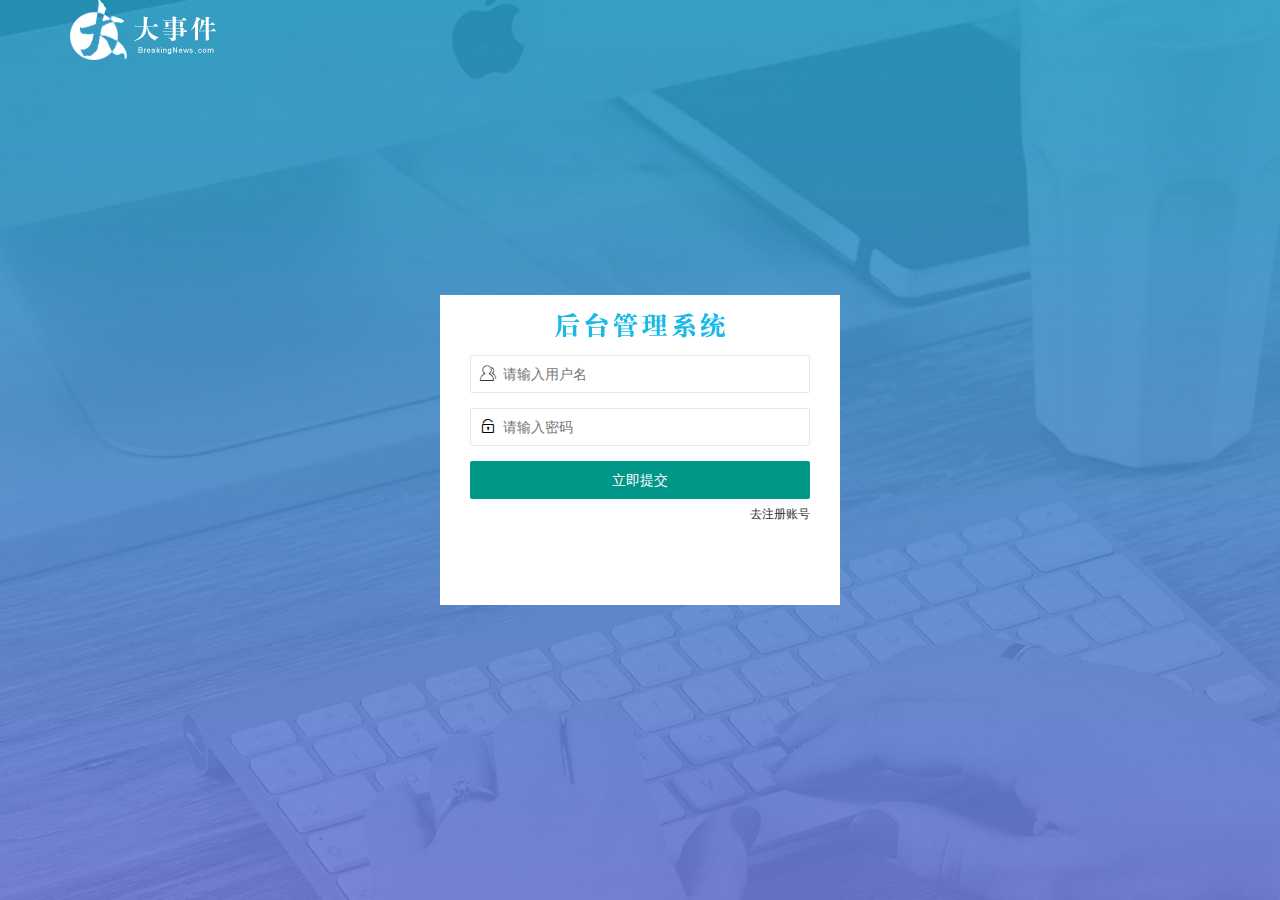
<file: login.html>
<!DOCTYPE html>
<html lang="en">

<head>
    <meta charset="UTF-8">
    <meta name="viewport" content="width=device-width, initial-scale=1.0">
    <title>大事件</title>
    <link rel="stylesheet" href="assets/css/login.css">
    <link rel="stylesheet" href="assets/lib/layui/css/layui.css">
</head>

<body>
    <!-- logo 图片 -->
    <div class="layui-main">
        <img src="assets/images/logo.png" alt="logo">
    </div>

    <!-- 登录/注册区域 -->
    <div class="loginAndRegBox">
        <!-- 标题 -->
        <div class="title-box"></div>

        <!-- 登录div ----------------------------->
        <div class="login-box">
            <!-- 登录的表单 -->
            <form class="layui-form" id="formLogin">
                <!-- 用户名区 -->
                <div class="layui-form-item">
                    <i class="layui-icon layui-icon-user"></i>
                    <input type="text" name="username" required lay-verify="required" placeholder="请输入用户名"
                        autocomplete="off" class="layui-input">
                </div>
                <!-- 用户密码区 -->
                <div class="layui-form-item">
                    <i class="layui-icon layui-icon-password"></i>
                    <input type="password" name="password" required lay-verify="required|pwd" placeholder="请输入密码"
                        autocomplete="off" class="layui-input">
                </div>
                <!-- 用户按钮区 -->
                <button type="submit" class="layui-btn layui-btn-fluid  lay-btn-normal" lay-submit
                    lay-filter="formDemo">立即提交</button>
                <!-- 去注册账号 -->
                <div class="layui-form-item links">
                    <a href="javascript:;" id="link_reg">去注册账号</a>
                </div>
            </form>

        </div>


        <!-- 注册div ------------------------------------>
        <div class="reg-box">
            <!-- 注册的表单 -->
            <form class="layui-form" id="formReg">
                <!-- 用户名区 -->
                <div class="layui-form-item">
                    <i class="layui-icon layui-icon-user"></i>
                    <input type="text" name="username" required lay-verify="required" placeholder="请输入用户名"
                        autocomplete="off" class="layui-input">
                </div>
                <!-- 密码区 -->
                <div class="layui-form-item">
                    <i class="layui-icon layui-icon-password"></i>
                    <input type="password" name="password" required lay-verify="required|pwd" placeholder="请输入密码"
                        autocomplete="off" class="layui-input">
                </div>
                <div class="layui-form-item">
                    <i class="layui-icon layui-icon-password"></i>
                    <input type="password" name="password" required lay-verify="required|pwd|repwd" placeholder="确认密码"
                        autocomplete="off" class="layui-input">
                </div>
                <!-- 按钮区 -->
                <button type="submit" class="layui-btn layui-btn-fluid lay-btn-normal" lay-submit
                    lay-filter="formDemo">立即提交</button>
                <!-- 去登录 -->
                <div class="layui-form-item links">
                    <a href="javascript:;" id="link_login">去登录</a>
                </div>
            </form>

        </div>
    </div>


    <!-- 导入layui的js文件 -->
    <script src="./assets/lib/layui/layui.js"></script>


    <!-- 导入jq -->
    <script src="./assets/lib/jquery.js"></script>

    <!--  -->
    <script src="./assets/js/baseAPI.js"></script>
    <script src="./assets/lib/layui/layui.all.js"></script>
    <script src="./assets/js/login1.js"></script>
</body>

</html>
</file>
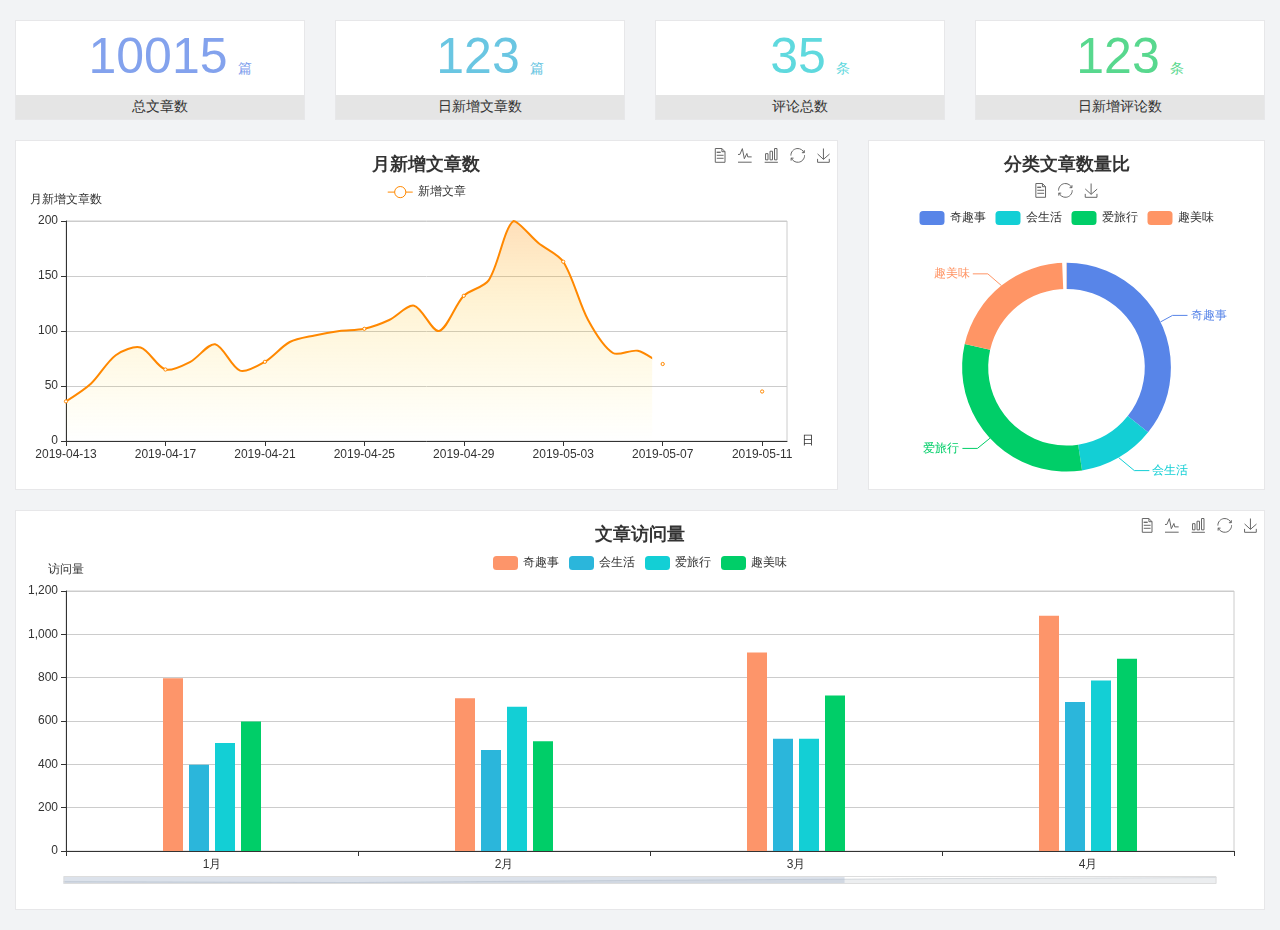
<file: home/dashboard.html>
<!DOCTYPE html>
<html lang="en">

<head>
  <meta charset="UTF-8">
  <meta name="viewport" content="width=device-width, initial-scale=1.0">
  <meta http-equiv="X-UA-Compatible" content="ie=edge">
  <title>图表统计</title>
  <link rel="stylesheet" href="../assets/lib/bootstrap.css" />
  <link rel="stylesheet" href="../assets/lib/main.css" />
  <script src="../assets/lib/jquery.js"></script>
  <script type="text/javascript" src="../assets/lib/echarts.min.js"></script>
</head>

<body>
  <div class="container-fluid">
    <div class="row spannel_list">
      <div class="col-sm-3 col-xs-6">
        <div class="spannel">
          <em>10015</em><span>篇</span>
          <b>总文章数</b>
        </div>
      </div>
      <div class="col-sm-3 col-xs-6">
        <div class="spannel scolor01">
          <em>123</em><span>篇</span>
          <b>日新增文章数</b>
        </div>
      </div>
      <div class="col-sm-3 col-xs-6">
        <div class="spannel scolor02">
          <em>35</em><span>条</span>
          <b>评论总数</b>
        </div>
      </div>
      <div class="col-sm-3 col-xs-6">
        <div class="spannel scolor03">
          <em>123</em><span>条</span>
          <b>日新增评论数</b>
        </div>
      </div>
    </div>
  </div>

  <div class="container-fluid">
    <div class="row curve-pie">
      <div class="col-lg-8 col-md-8">
        <div class="gragh_pannel" id="curve_show"></div>
      </div>
      <div class="col-lg-4 col-md-4">
        <div class="gragh_pannel" id="pie_show"></div>
      </div>
    </div>
  </div>

  <div class="container-fluid">
    <div class="column_pannel" id="column_show"></div>
  </div>

  <script>
    var oChart = echarts.init(document.getElementById('curve_show'));
    var aList_all = [
      { 'count': 36, 'date': '2019-04-13' },
      { 'count': 52, 'date': '2019-04-14' },
      { 'count': 78, 'date': '2019-04-15' },
      { 'count': 85, 'date': '2019-04-16' },
      { 'count': 65, 'date': '2019-04-17' },
      { 'count': 72, 'date': '2019-04-18' },
      { 'count': 88, 'date': '2019-04-19' },
      { 'count': 64, 'date': '2019-04-20' },
      { 'count': 72, 'date': '2019-04-21' },
      { 'count': 90, 'date': '2019-04-22' },
      { 'count': 96, 'date': '2019-04-23' },
      { 'count': 100, 'date': '2019-04-24' },
      { 'count': 102, 'date': '2019-04-25' },
      { 'count': 110, 'date': '2019-04-26' },
      { 'count': 123, 'date': '2019-04-27' },
      { 'count': 100, 'date': '2019-04-28' },
      { 'count': 132, 'date': '2019-04-29' },
      { 'count': 146, 'date': '2019-04-30' },
      { 'count': 200, 'date': '2019-05-01' },
      { 'count': 180, 'date': '2019-05-02' },
      { 'count': 163, 'date': '2019-05-03' },
      { 'count': 110, 'date': '2019-05-04' },
      { 'count': 80, 'date': '2019-05-05' },
      { 'count': 82, 'date': '2019-05-06' },
      { 'count': 70, 'date': '2019-05-07' },
      { 'count': 65, 'date': '2019-05-08' },
      { 'count': 54, 'date': '2019-05-09' },
      { 'count': 40, 'date': '2019-05-10' },
      { 'count': 45, 'date': '2019-05-11' },
      { 'count': 38, 'date': '2019-05-12' },
    ];

    let aCount = [];
    let aDate = [];

    for (var i = 0; i < aList_all.length; i++) {
      aCount.push(aList_all[i].count);
      aDate.push(aList_all[i].date);
    }

    var chartopt = {
      title: {
        text: '月新增文章数',
        left: 'center',
        top: '10'
      },
      tooltip: {
        trigger: 'axis'
      },
      legend: {
        data: ['新增文章'],
        top: '40'
      },
      toolbox: {
        show: true,
        feature: {
          mark: { show: true },
          dataView: { show: true, readOnly: false },
          magicType: { show: true, type: ['line', 'bar'] },
          restore: { show: true },
          saveAsImage: { show: true }
        }
      },
      calculable: true,
      xAxis: [
        {
          name: '日',
          type: 'category',
          boundaryGap: false,
          data: aDate
        }
      ],
      yAxis: [
        {
          name: '月新增文章数',
          type: 'value'
        }
      ],
      series: [
        {
          name: '新增文章',
          type: 'line',
          smooth: true,
          itemStyle: { normal: { areaStyle: { type: 'default' }, color: '#f80' }, lineStyle: { color: '#f80' } },
          data: aCount
        }],
      areaStyle: {
        normal: {
          color: new echarts.graphic.LinearGradient(0, 0, 0, 1, [{
            offset: 0,
            color: 'rgba(255,136,0,0.39)'
          }, {
            offset: .34,
            color: 'rgba(255,180,0,0.25)'
          }, {
            offset: 1,
            color: 'rgba(255,222,0,0.00)'
          }])

        }
      },
      grid: {
        show: true,
        x: 50,
        x2: 50,
        y: 80,
        height: 220
      }
    };

    oChart.setOption(chartopt);


    var oPie = echarts.init(document.getElementById('pie_show'));
    var oPieopt =
    {
      title: {
        top: 10,
        text: '分类文章数量比',
        x: 'center'
      },
      tooltip: {
        trigger: 'item',
        formatter: "{a} <br/>{b} : {c} ({d}%)"
      },
      color: ['#5885e8', '#13cfd5', '#00ce68', '#ff9565'],
      legend: {
        x: 'center',
        top: 65,
        data: ['奇趣事', '会生活', '爱旅行', '趣美味']
      },
      toolbox: {
        show: true,
        x: 'center',
        top: 35,
        feature: {
          mark: { show: true },
          dataView: { show: true, readOnly: false },
          magicType: {
            show: true,
            type: ['pie', 'funnel'],
            option: {
              funnel: {
                x: '25%',
                width: '50%',
                funnelAlign: 'left',
                max: 1548
              }
            }
          },
          restore: { show: true },
          saveAsImage: { show: true }
        }
      },
      calculable: true,
      series: [
        {
          name: '访问来源',
          type: 'pie',
          radius: ['45%', '60%'],
          center: ['50%', '65%'],
          data: [
            { value: 300, name: '奇趣事' },
            { value: 100, name: '会生活' },
            { value: 260, name: '爱旅行' },
            { value: 180, name: '趣美味' }
          ]
        }
      ]
    };
    oPie.setOption(oPieopt);



    var oColumn = this.echarts.init(document.getElementById('column_show'));
    var oColumnopt =
    {
      title: {
        text: '文章访问量',
        left: 'center',
        top: '10'
      },
      tooltip: {
        trigger: 'axis'
      },
      legend: {
        data: ['奇趣事', '会生活', '爱旅行', '趣美味'],
        top: '40'
      },
      toolbox: {
        show: true,
        feature: {
          mark: { show: true },
          dataView: { show: true, readOnly: false },
          magicType: { show: true, type: ['line', 'bar'] },
          restore: { show: true },
          saveAsImage: { show: true }
        }
      },
      calculable: true,
      xAxis: [
        {
          type: 'category',
          data: ['1月', '2月', '3月', '4月', '5月']
        }
      ],
      yAxis: [
        {
          name: '访问量',
          type: 'value'
        }
      ],
      series: [
        {
          name: '奇趣事',
          type: 'bar',
          barWidth: 20,
          itemStyle: {
            normal: { areaStyle: { type: 'default' }, color: '#fd956a' }
          },
          data: [800, 708, 920, 1090, 1200]
        },
        {
          name: '会生活',
          type: 'bar',
          barWidth: 20,
          itemStyle: {
            normal: { areaStyle: { type: 'default' }, color: '#2bb6db' }
          },
          data: [400, 468, 520, 690, 800]
        },
        {
          name: '爱旅行',
          type: 'bar',
          barWidth: 20,
          itemStyle: {
            normal: { areaStyle: { type: 'default' }, color: '#13cfd5' }
          },
          data: [500, 668, 520, 790, 900]
        },
        {
          name: '趣美味',
          type: 'bar',
          barWidth: 20,
          itemStyle: {
            normal: { areaStyle: { type: 'default' }, color: '#00ce68' }
          },
          data: [600, 508, 720, 890, 1000]
        }
      ],
      grid: {
        show: true,
        x: 50,
        x2: 30,
        y: 80,
        height: 260
      },
      dataZoom: [//给x轴设置滚动条
        {
          start: 0,//默认为0
          end: 100 - 1000 / 31,//默认为100
          type: 'slider',
          show: true,
          xAxisIndex: [0],
          handleSize: 0,//滑动条的 左右2个滑动条的大小
          height: 8,//组件高度
          left: 45, //左边的距离
          right: 50,//右边的距离
          bottom: 26,//右边的距离
          handleColor: '#ddd',//h滑动图标的颜色
          handleStyle: {
            borderColor: "#cacaca",
            borderWidth: "1",
            shadowBlur: 2,
            background: "#ddd",
            shadowColor: "#ddd",
          }
        }]
    };
    oColumn.setOption(oColumnopt);
  </script>
</body>

</html>
</file>
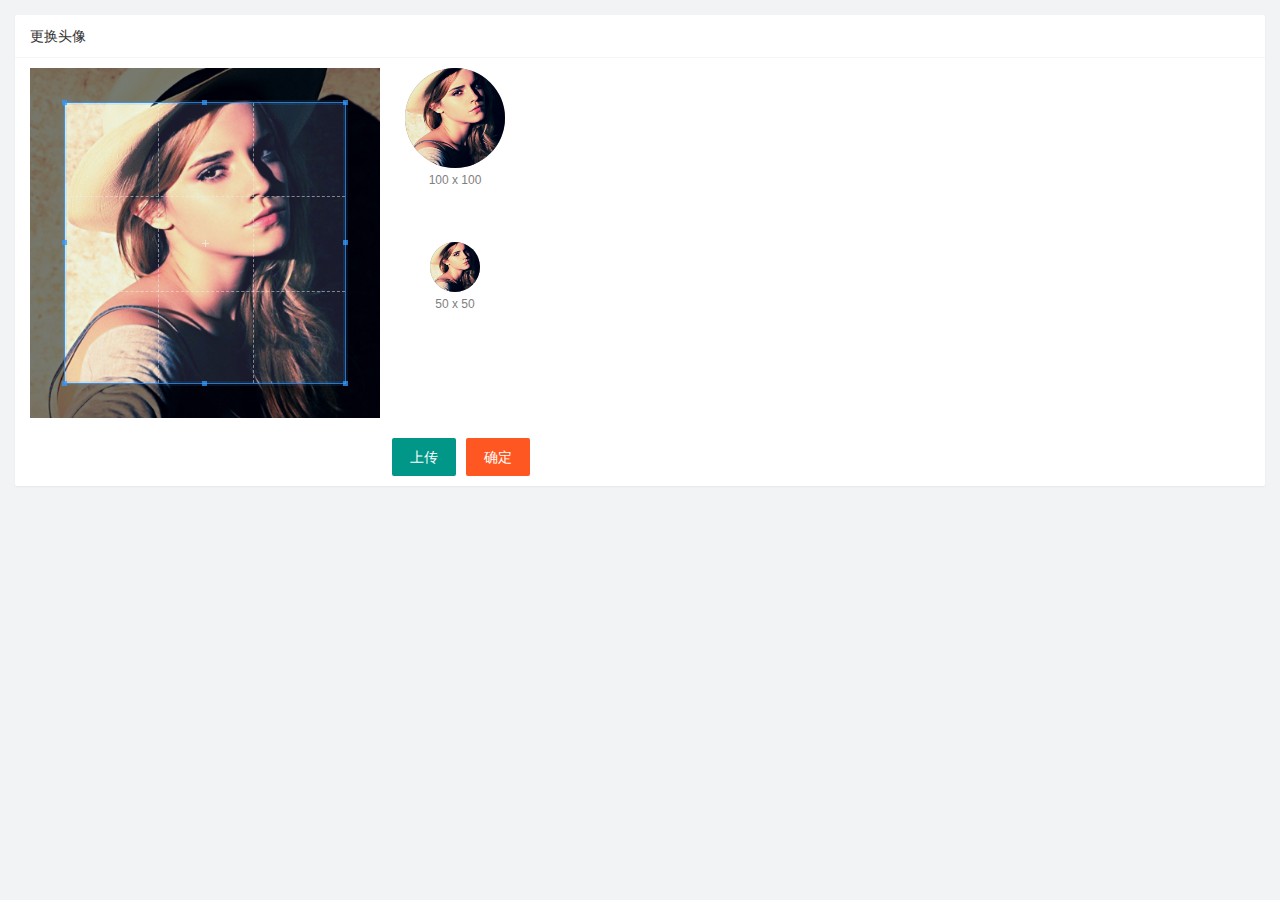
<file: user/user_avatar.html>
<!DOCTYPE html>
<html lang="en">

<head>
    <meta charset="UTF-8">
    <meta name="viewport" content="width=device-width, initial-scale=1.0">
    <title>大事件—更换头像</title>
    <link rel="stylesheet" href="../assets/lib/layui/css/layui.css">
    <link rel="stylesheet" href="/assets/lib/cropper/cropper.css" />
    <link rel="stylesheet" href="../assets/css/user/user_avatar.css">
</head>

<body>
    <div class="layui-card">
        <div class="layui-card-header">更换头像</div>
        <div class="layui-card-body">
            <!-- 第一行的图片裁剪和预览区域 -->
            <div class="row1">
                <!-- 图片裁剪区域 -->
                <div class="cropper-box">
                    <!-- 这个 img 标签很重要，将来会把它初始化为裁剪区域 -->
                    <img id="image" src="/assets/images/sample.jpg" />
                </div>
                <!-- 图片的预览区域 -->
                <div class="preview-box">
                    <div>
                        <!-- 宽高为 100px 的预览区域 -->
                        <div class="img-preview w100"></div>
                        <p class="size">100 x 100</p>
                    </div>
                    <div>
                        <!-- 宽高为 50px 的预览区域 -->
                        <div class="img-preview w50"></div>
                        <p class="size">50 x 50</p>
                    </div>
                </div>
            </div>

            <!-- 第二行的按钮区域 -->
            <div class="row2">
                <input type="file" id="file" accept="image/png,image/jpeg">
                <button type="button" class="layui-btn" id="btnUpload">上传</button>
                <button type="button" class="layui-btn layui-btn-danger" id="btnOk">确定</button>
            </div>
        </div>
    </div>

    <script src="../assets/lib/layui/layui.all.js"></script>
    <script src="../assets/lib/jquery.js"></script>

    <script src="/assets/lib/jquery.js"></script>
    <script src="/assets/lib/cropper/Cropper.js"></script>
    <script src="/assets/lib/cropper/jquery-cropper.js"></script>
    <script src="/assets/js/baseAPI.js"></script>

    <script src="../assets/js/user_avatar1.js"></script>
</body>

</html>
</file>
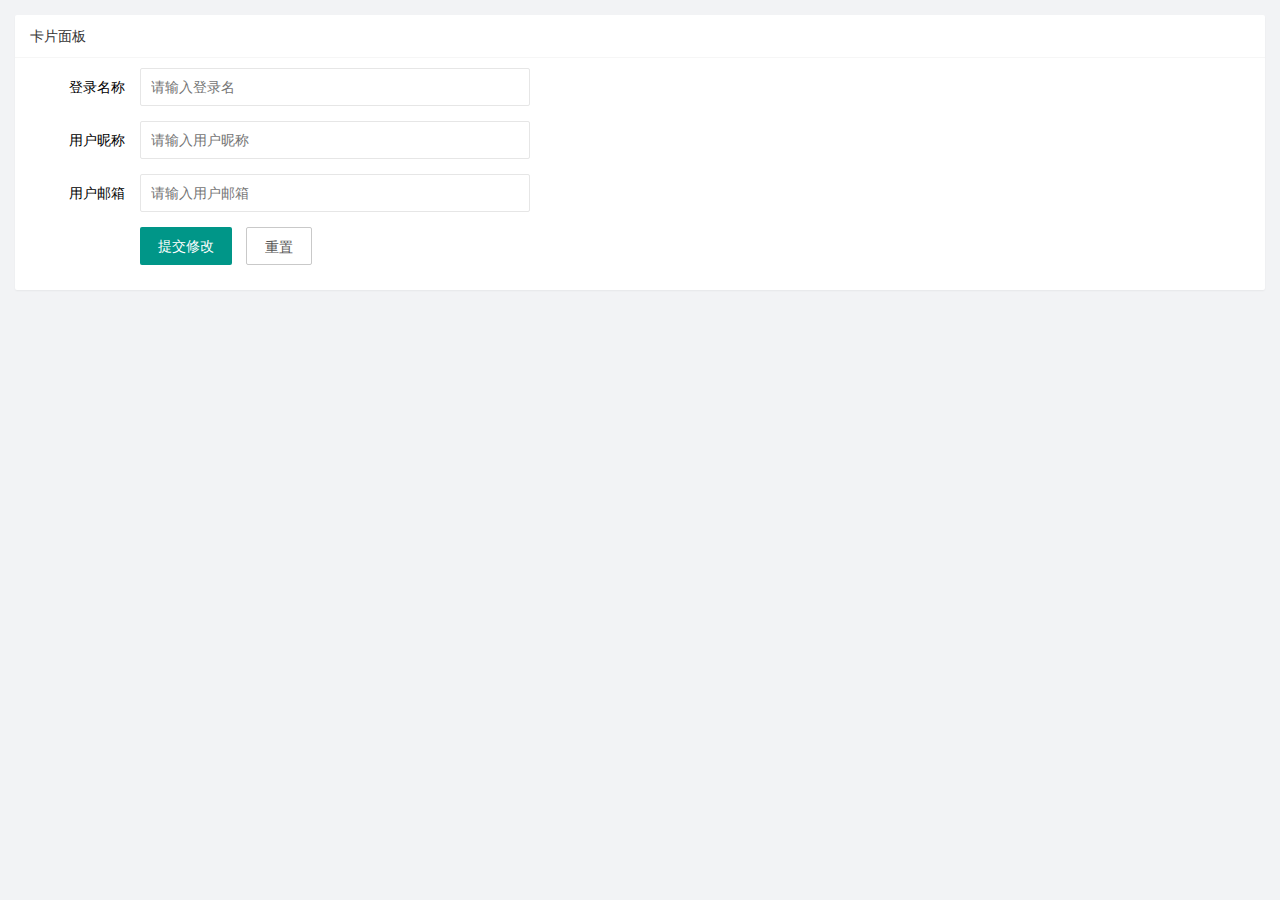
<file: user/user_info.html>
<!DOCTYPE html>
<html lang="en">

<head>
    <meta charset="UTF-8">
    <meta name="viewport" content="width=device-width, initial-scale=1.0">
    <title>大事件—个人信息</title>
    <link rel="stylesheet" href="../assets/lib/layui/css/layui.css">
    <link rel="stylesheet" href="../assets/css/user/user_info.css">
</head>

<body>
    <div class="layui-card">
        <div class="layui-card-header">卡片面板</div>
        <div class="layui-card-body">
            <!-- 表单 start ----------------------------------------------------------->
            <form class="layui-form" lay-filter="fUserInfo" id="formModify">
                <!-- 隐藏域 -->
                <input type="hidden" name="id">
                <!-- 文本框1 -->
                <div class="layui-form-item">
                    <label class="layui-form-label">登录名称</label>
                    <div class="layui-input-block">
                        <input type="text" name="username" required lay-verify="required" placeholder="请输入登录名"
                            autocomplete="off" class="layui-input" readonly>
                    </div>
                </div>
                <!-- 文本框2 -->
                <div class="layui-form-item">
                    <label class="layui-form-label">用户昵称</label>
                    <div class="layui-input-block">
                        <input type="text" name="nickname" required lay-verify="required|nickname" placeholder="请输入用户昵称"
                            autocomplete="off" class="layui-input">
                    </div>
                </div>
                <!-- 文本框3 -->
                <div class="layui-form-item">
                    <label class="layui-form-label">用户邮箱</label>
                    <div class="layui-input-block">
                        <input type="text" name="email" required lay-verify="required|email" placeholder="请输入用户邮箱"
                            autocomplete="off" class="layui-input">
                    </div>
                </div>
                <!-- 按钮区 -->
                <div class="layui-form-item">
                    <div class="layui-input-block">
                        <!-- 普通按钮作为提交按钮 -->
                        <button type="button" id="btnSubmit" class="layui-btn" lay-submit lay-filter="formDemo">提交修改</button>
                        <!-- 普通按钮作为重置按钮 -->
                        <button type="button" class="layui-btn layui-btn-primary" id="btnReset">重置</button>
                    </div>
                </div>
            </form>
            <!-- 表单 end ----------------------------------------------------------->
        </div>
    </div>

    <script src="../assets/lib/layui/layui.all.js"></script>
    <script src="../assets/lib/jquery.js"></script>
    <script src="../assets/js/baseAPI.js"></script>
    <!-- <script src="../assets/js/user_info.js"></script> -->
    <script src="/assets/js/user1/user_info1.js"></script>
</body>

</html>
</file>
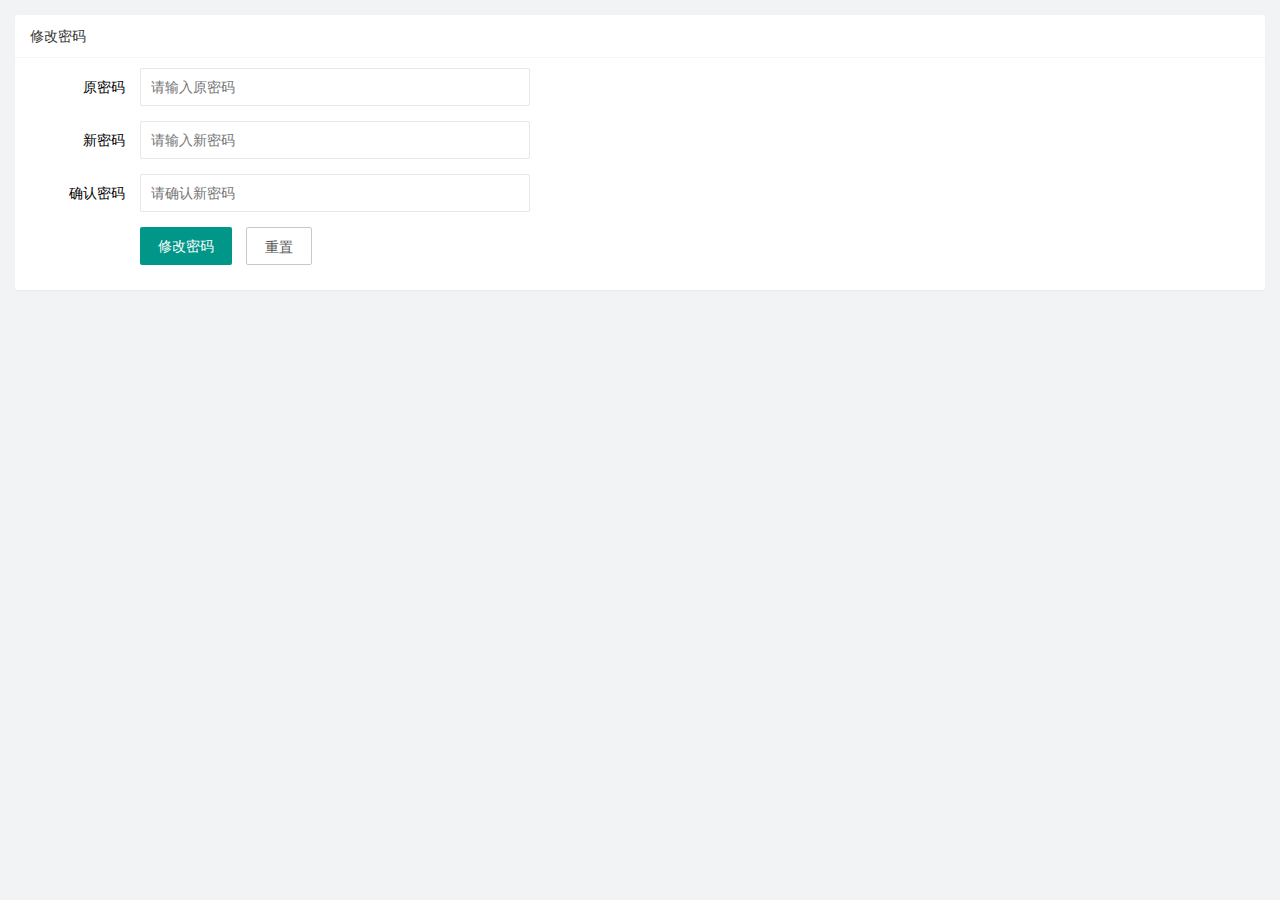
<file: user/user_pwd.html>
<!DOCTYPE html>
<html lang="en">

<head>
    <meta charset="UTF-8">
    <meta name="viewport" content="width=device-width, initial-scale=1.0">
    <title>大事件—密码修改</title>
    <link rel="stylesheet" href="../assets/lib/layui/css/layui.css">
    <link rel="stylesheet" href="../assets/css/user/user_info.css">
</head>

<body>
    <div class="layui-card">
        <div class="layui-card-header">修改密码</div>
        <div class="layui-card-body">
            <!-- 表单 start ----------------------------------------------------------->
            <form class="layui-form" lay-filter="fUserInfo" id="formChangPwd">
                <!-- 隐藏域 -->
                <!-- <input type="hidden" name="id"> -->
                <!-- 文本框1 原密码 -->
                <div class="layui-form-item">
                    <label class="layui-form-label">原密码</label>
                    <div class="layui-input-block">
                        <input type="password" name="oldPwd" required lay-verify="required" placeholder="请输入原密码"
                            autocomplete="off" class="layui-input">
                    </div>
                </div>
                <!-- 文本框2 新密码 -->
                <div class="layui-form-item">
                    <label class="layui-form-label">新密码</label>
                    <div class="layui-input-block">
                        <input type="password" name="newPwd" required lay-verify="required" placeholder="请输入新密码"
                            autocomplete="off" class="layui-input">
                    </div>
                </div>
                <!-- 文本框3 确认密码 -->
                <div class="layui-form-item">
                    <label class="layui-form-label">确认密码</label>
                    <div class="layui-input-block">
                        <input type="password" required lay-verify="required|repwd" placeholder="请确认新密码"
                            autocomplete="off" class="layui-input">
                    </div>
                </div>
                <!-- 按钮区 -->
                <div class="layui-form-item">
                    <div class="layui-input-block">
                        <!-- 表单提交按钮 -->
                        <button type="submit" id="btnSubmit" class="layui-btn" lay-submit
                            lay-filter="formDemo">修改密码</button>
                        <!-- 普通按钮作为重置按钮 -->
                        <button type="reset" class="layui-btn layui-btn-primary" id="btnReset">重置</button>
                    </div>
                </div>
            </form>
            <!-- 表单 end ----------------------------------------------------------->
        </div>
    </div>

    <script src="../assets/lib/layui/layui.all.js"></script>
    <script src="../assets/lib/jquery.js"></script>
    <script src="../assets/js/baseAPI.js"></script>
    <script src="../assets/js/user_pwd1.js"></script>
</body>

</html>
</file>
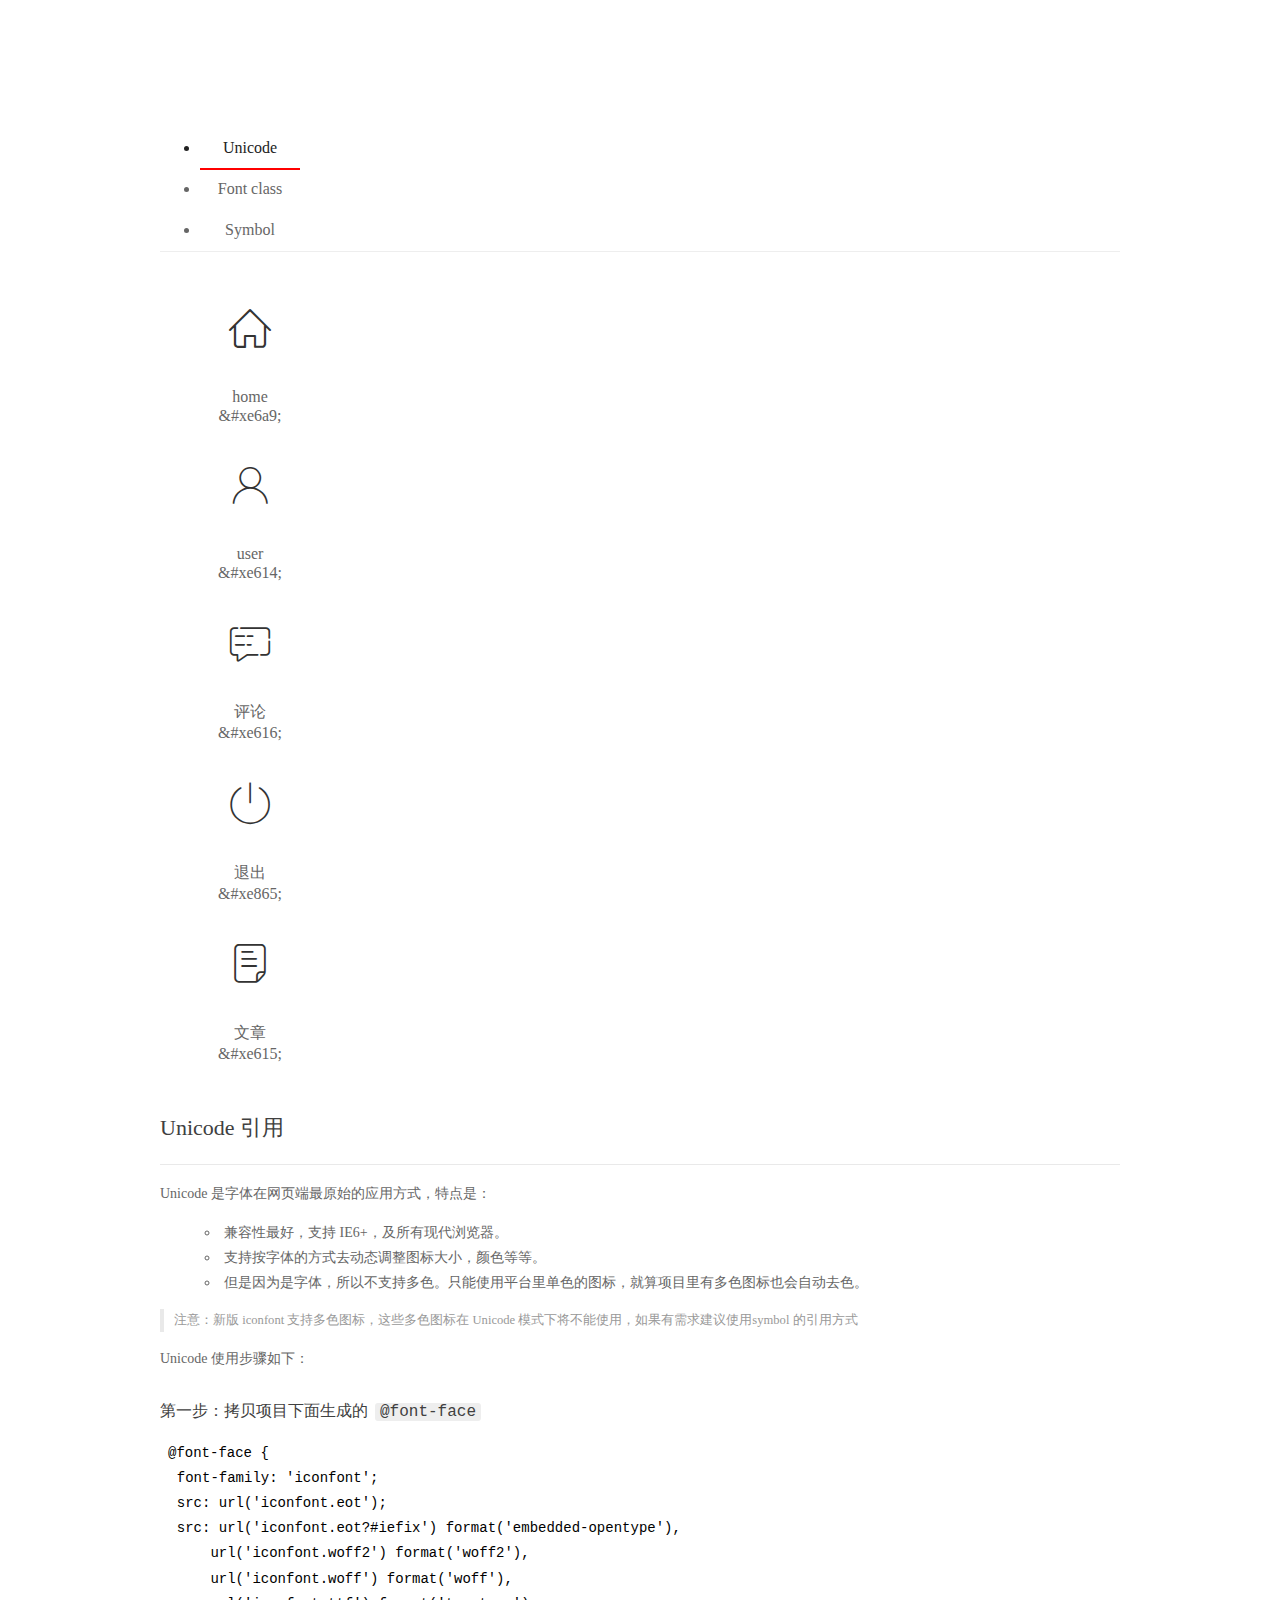
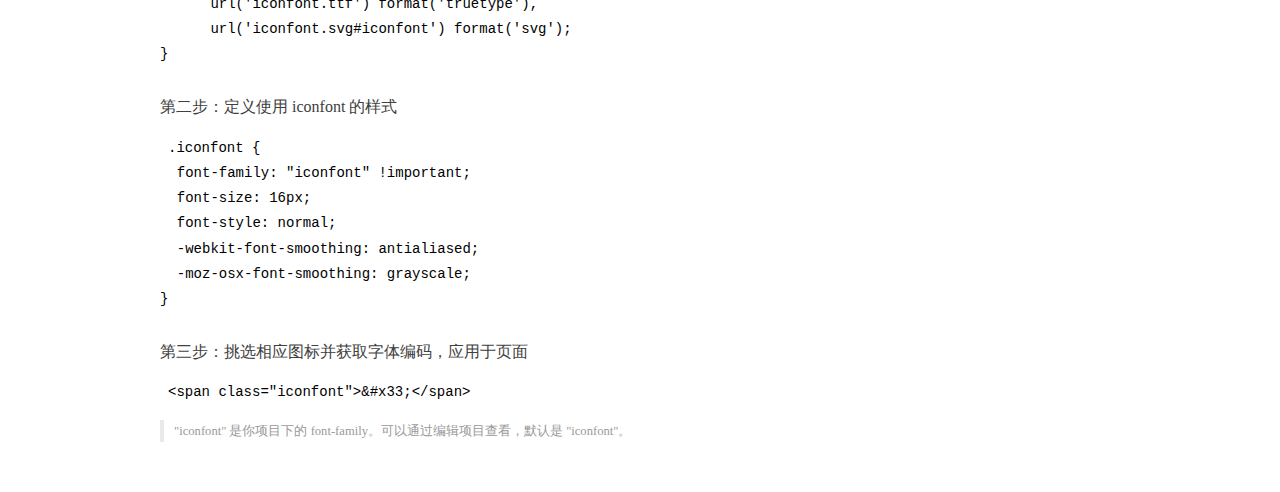
<file: assets/fonts/demo_index.html>
<!DOCTYPE html>
<html>
<head>
  <meta charset="utf-8"/>
  <title>IconFont Demo</title>
  <link rel="shortcut icon" href="https://gtms04.alicdn.com/tps/i4/TB1_oz6GVXXXXaFXpXXJDFnIXXX-64-64.ico" type="image/x-icon"/>
  <link rel="stylesheet" href="https://g.alicdn.com/thx/cube/1.3.2/cube.min.css">
  <link rel="stylesheet" href="demo.css">
  <link rel="stylesheet" href="iconfont.css">
  <script src="iconfont.js"></script>
  <!-- jQuery -->
  <script src="https://a1.alicdn.com/oss/uploads/2018/12/26/7bfddb60-08e8-11e9-9b04-53e73bb6408b.js"></script>
  <!-- 代码高亮 -->
  <script src="https://a1.alicdn.com/oss/uploads/2018/12/26/a3f714d0-08e6-11e9-8a15-ebf944d7534c.js"></script>
</head>
<body>
  <div class="main">
    <h1 class="logo"><a href="https://www.iconfont.cn/" title="iconfont 首页" target="_blank">&#xe86b;</a></h1>
    <div class="nav-tabs">
      <ul id="tabs" class="dib-box">
        <li class="dib active"><span>Unicode</span></li>
        <li class="dib"><span>Font class</span></li>
        <li class="dib"><span>Symbol</span></li>
      </ul>
      
    </div>
    <div class="tab-container">
      <div class="content unicode" style="display: block;">
          <ul class="icon_lists dib-box">
          
            <li class="dib">
              <span class="icon iconfont">&#xe6a9;</span>
                <div class="name">home</div>
                <div class="code-name">&amp;#xe6a9;</div>
              </li>
          
            <li class="dib">
              <span class="icon iconfont">&#xe614;</span>
                <div class="name">user</div>
                <div class="code-name">&amp;#xe614;</div>
              </li>
          
            <li class="dib">
              <span class="icon iconfont">&#xe616;</span>
                <div class="name">评论</div>
                <div class="code-name">&amp;#xe616;</div>
              </li>
          
            <li class="dib">
              <span class="icon iconfont">&#xe865;</span>
                <div class="name">退出</div>
                <div class="code-name">&amp;#xe865;</div>
              </li>
          
            <li class="dib">
              <span class="icon iconfont">&#xe615;</span>
                <div class="name">文章</div>
                <div class="code-name">&amp;#xe615;</div>
              </li>
          
          </ul>
          <div class="article markdown">
          <h2 id="unicode-">Unicode 引用</h2>
          <hr>

          <p>Unicode 是字体在网页端最原始的应用方式，特点是：</p>
          <ul>
            <li>兼容性最好，支持 IE6+，及所有现代浏览器。</li>
            <li>支持按字体的方式去动态调整图标大小，颜色等等。</li>
            <li>但是因为是字体，所以不支持多色。只能使用平台里单色的图标，就算项目里有多色图标也会自动去色。</li>
          </ul>
          <blockquote>
            <p>注意：新版 iconfont 支持多色图标，这些多色图标在 Unicode 模式下将不能使用，如果有需求建议使用symbol 的引用方式</p>
          </blockquote>
          <p>Unicode 使用步骤如下：</p>
          <h3 id="-font-face">第一步：拷贝项目下面生成的 <code>@font-face</code></h3>
<pre><code class="language-css"
>@font-face {
  font-family: 'iconfont';
  src: url('iconfont.eot');
  src: url('iconfont.eot?#iefix') format('embedded-opentype'),
      url('iconfont.woff2') format('woff2'),
      url('iconfont.woff') format('woff'),
      url('iconfont.ttf') format('truetype'),
      url('iconfont.svg#iconfont') format('svg');
}
</code></pre>
          <h3 id="-iconfont-">第二步：定义使用 iconfont 的样式</h3>
<pre><code class="language-css"
>.iconfont {
  font-family: "iconfont" !important;
  font-size: 16px;
  font-style: normal;
  -webkit-font-smoothing: antialiased;
  -moz-osx-font-smoothing: grayscale;
}
</code></pre>
          <h3 id="-">第三步：挑选相应图标并获取字体编码，应用于页面</h3>
<pre>
<code class="language-html"
>&lt;span class="iconfont"&gt;&amp;#x33;&lt;/span&gt;
</code></pre>
          <blockquote>
            <p>"iconfont" 是你项目下的 font-family。可以通过编辑项目查看，默认是 "iconfont"。</p>
          </blockquote>
          </div>
      </div>
      <div class="content font-class">
        <ul class="icon_lists dib-box">
          
          <li class="dib">
            <span class="icon iconfont icon-home"></span>
            <div class="name">
              home
            </div>
            <div class="code-name">.icon-home
            </div>
          </li>
          
          <li class="dib">
            <span class="icon iconfont icon-user"></span>
            <div class="name">
              user
            </div>
            <div class="code-name">.icon-user
            </div>
          </li>
          
          <li class="dib">
            <span class="icon iconfont icon-pinglun"></span>
            <div class="name">
              评论
            </div>
            <div class="code-name">.icon-pinglun
            </div>
          </li>
          
          <li class="dib">
            <span class="icon iconfont icon-tuichu"></span>
            <div class="name">
              退出
            </div>
            <div class="code-name">.icon-tuichu
            </div>
          </li>
          
          <li class="dib">
            <span class="icon iconfont icon-16"></span>
            <div class="name">
              文章
            </div>
            <div class="code-name">.icon-16
            </div>
          </li>
          
        </ul>
        <div class="article markdown">
        <h2 id="font-class-">font-class 引用</h2>
        <hr>

        <p>font-class 是 Unicode 使用方式的一种变种，主要是解决 Unicode 书写不直观，语意不明确的问题。</p>
        <p>与 Unicode 使用方式相比，具有如下特点：</p>
        <ul>
          <li>兼容性良好，支持 IE8+，及所有现代浏览器。</li>
          <li>相比于 Unicode 语意明确，书写更直观。可以很容易分辨这个 icon 是什么。</li>
          <li>因为使用 class 来定义图标，所以当要替换图标时，只需要修改 class 里面的 Unicode 引用。</li>
          <li>不过因为本质上还是使用的字体，所以多色图标还是不支持的。</li>
        </ul>
        <p>使用步骤如下：</p>
        <h3 id="-fontclass-">第一步：引入项目下面生成的 fontclass 代码：</h3>
<pre><code class="language-html">&lt;link rel="stylesheet" href="./iconfont.css"&gt;
</code></pre>
        <h3 id="-">第二步：挑选相应图标并获取类名，应用于页面：</h3>
<pre><code class="language-html">&lt;span class="iconfont icon-xxx"&gt;&lt;/span&gt;
</code></pre>
        <blockquote>
          <p>"
            iconfont" 是你项目下的 font-family。可以通过编辑项目查看，默认是 "iconfont"。</p>
        </blockquote>
      </div>
      </div>
      <div class="content symbol">
          <ul class="icon_lists dib-box">
          
            <li class="dib">
                <svg class="icon svg-icon" aria-hidden="true">
                  <use xlink:href="#icon-home"></use>
                </svg>
                <div class="name">home</div>
                <div class="code-name">#icon-home</div>
            </li>
          
            <li class="dib">
                <svg class="icon svg-icon" aria-hidden="true">
                  <use xlink:href="#icon-user"></use>
                </svg>
                <div class="name">user</div>
                <div class="code-name">#icon-user</div>
            </li>
          
            <li class="dib">
                <svg class="icon svg-icon" aria-hidden="true">
                  <use xlink:href="#icon-pinglun"></use>
                </svg>
                <div class="name">评论</div>
                <div class="code-name">#icon-pinglun</div>
            </li>
          
            <li class="dib">
                <svg class="icon svg-icon" aria-hidden="true">
                  <use xlink:href="#icon-tuichu"></use>
                </svg>
                <div class="name">退出</div>
                <div class="code-name">#icon-tuichu</div>
            </li>
          
            <li class="dib">
                <svg class="icon svg-icon" aria-hidden="true">
                  <use xlink:href="#icon-16"></use>
                </svg>
                <div class="name">文章</div>
                <div class="code-name">#icon-16</div>
            </li>
          
          </ul>
          <div class="article markdown">
          <h2 id="symbol-">Symbol 引用</h2>
          <hr>

          <p>这是一种全新的使用方式，应该说这才是未来的主流，也是平台目前推荐的用法。相关介绍可以参考这篇<a href="">文章</a>
            这种用法其实是做了一个 SVG 的集合，与另外两种相比具有如下特点：</p>
          <ul>
            <li>支持多色图标了，不再受单色限制。</li>
            <li>通过一些技巧，支持像字体那样，通过 <code>font-size</code>, <code>color</code> 来调整样式。</li>
            <li>兼容性较差，支持 IE9+，及现代浏览器。</li>
            <li>浏览器渲染 SVG 的性能一般，还不如 png。</li>
          </ul>
          <p>使用步骤如下：</p>
          <h3 id="-symbol-">第一步：引入项目下面生成的 symbol 代码：</h3>
<pre><code class="language-html">&lt;script src="./iconfont.js"&gt;&lt;/script&gt;
</code></pre>
          <h3 id="-css-">第二步：加入通用 CSS 代码（引入一次就行）：</h3>
<pre><code class="language-html">&lt;style&gt;
.icon {
  width: 1em;
  height: 1em;
  vertical-align: -0.15em;
  fill: currentColor;
  overflow: hidden;
}
&lt;/style&gt;
</code></pre>
          <h3 id="-">第三步：挑选相应图标并获取类名，应用于页面：</h3>
<pre><code class="language-html">&lt;svg class="icon" aria-hidden="true"&gt;
  &lt;use xlink:href="#icon-xxx"&gt;&lt;/use&gt;
&lt;/svg&gt;
</code></pre>
          </div>
      </div>

    </div>
  </div>
  <script>
  $(document).ready(function () {
      $('.tab-container .content:first').show()

      $('#tabs li').click(function (e) {
        var tabContent = $('.tab-container .content')
        var index = $(this).index()

        if ($(this).hasClass('active')) {
          return
        } else {
          $('#tabs li').removeClass('active')
          $(this).addClass('active')

          tabContent.hide().eq(index).fadeIn()
        }
      })
    })
  </script>
</body>
</html>
</file>
<file: assets/css/login.css>
html,body{
    padding: 0;
    margin: 0;
    height: 100%;
    width: 100%;
    background: url(../images/login_bg.jpg) no-repeat center;
    background-size: cover;
}

.loginAndRegBox {
    position: absolute;
    width: 400px;
    height: 310px;
    background-color: #fff;
    left: calc(50% - 200px);
    top: calc(50% - 155px);
}

.title-box {
    height: 60px;
    background: url(../images/login_title.png) no-repeat center;
}

.reg-box {
    display: none;
}

.layui-form {
    padding: 0 30px;
}
.links {
    display: flex;
    justify-content: flex-end;
}

.links a{
    margin-top: 7px;
    font-size: 12px;
}

/* 图标放到文本框上面 */
.layui-form-item {
    position: relative;
}

.layui-icon {
    position: absolute;
    left: 10px;
    top: 10px;
}

.layui-form-item {
    position: relative;
}

.layui-form-item .layui-input {
    padding-left: 32px;
}
</file>
<file: assets/lib/layui/css/layui.css>
/** layui-v2.5.5 MIT License By https://www.layui.com */
 .layui-inline,img{display:inline-block;vertical-align:middle}h1,h2,h3,h4,h5,h6{font-weight:400}.layui-edge,.layui-header,.layui-inline,.layui-main{position:relative}.layui-body,.layui-edge,.layui-elip{overflow:hidden}.layui-btn,.layui-edge,.layui-inline,img{vertical-align:middle}.layui-btn,.layui-disabled,.layui-icon,.layui-unselect{-moz-user-select:none;-webkit-user-select:none;-ms-user-select:none}.layui-elip,.layui-form-checkbox span,.layui-form-pane .layui-form-label{text-overflow:ellipsis;white-space:nowrap}.layui-breadcrumb,.layui-tree-btnGroup{visibility:hidden}blockquote,body,button,dd,div,dl,dt,form,h1,h2,h3,h4,h5,h6,input,li,ol,p,pre,td,textarea,th,ul{margin:0;padding:0;-webkit-tap-highlight-color:rgba(0,0,0,0)}a:active,a:hover{outline:0}img{border:none}li{list-style:none}table{border-collapse:collapse;border-spacing:0}h4,h5,h6{font-size:100%}button,input,optgroup,option,select,textarea{font-family:inherit;font-size:inherit;font-style:inherit;font-weight:inherit;outline:0}pre{white-space:pre-wrap;white-space:-moz-pre-wrap;white-space:-pre-wrap;white-space:-o-pre-wrap;word-wrap:break-word}body{line-height:24px;font:14px Helvetica Neue,Helvetica,PingFang SC,Tahoma,Arial,sans-serif}hr{height:1px;margin:10px 0;border:0;clear:both}a{color:#333;text-decoration:none}a:hover{color:#777}a cite{font-style:normal;*cursor:pointer}.layui-border-box,.layui-border-box *{box-sizing:border-box}.layui-box,.layui-box *{box-sizing:content-box}.layui-clear{clear:both;*zoom:1}.layui-clear:after{content:'\20';clear:both;*zoom:1;display:block;height:0}.layui-inline{*display:inline;*zoom:1}.layui-edge{display:inline-block;width:0;height:0;border-width:6px;border-style:dashed;border-color:transparent}.layui-edge-top{top:-4px;border-bottom-color:#999;border-bottom-style:solid}.layui-edge-right{border-left-color:#999;border-left-style:solid}.layui-edge-bottom{top:2px;border-top-color:#999;border-top-style:solid}.layui-edge-left{border-right-color:#999;border-right-style:solid}.layui-disabled,.layui-disabled:hover{color:#d2d2d2!important;cursor:not-allowed!important}.layui-circle{border-radius:100%}.layui-show{display:block!important}.layui-hide{display:none!important}@font-face{font-family:layui-icon;src:url(../font/iconfont.eot?v=250);src:url(../font/iconfont.eot?v=250#iefix) format('embedded-opentype'),url(../font/iconfont.woff2?v=250) format('woff2'),url(../font/iconfont.woff?v=250) format('woff'),url(../font/iconfont.ttf?v=250) format('truetype'),url(../font/iconfont.svg?v=250#layui-icon) format('svg')}.layui-icon{font-family:layui-icon!important;font-size:16px;font-style:normal;-webkit-font-smoothing:antialiased;-moz-osx-font-smoothing:grayscale}.layui-icon-reply-fill:before{content:"\e611"}.layui-icon-set-fill:before{content:"\e614"}.layui-icon-menu-fill:before{content:"\e60f"}.layui-icon-search:before{content:"\e615"}.layui-icon-share:before{content:"\e641"}.layui-icon-set-sm:before{content:"\e620"}.layui-icon-engine:before{content:"\e628"}.layui-icon-close:before{content:"\1006"}.layui-icon-close-fill:before{content:"\1007"}.layui-icon-chart-screen:before{content:"\e629"}.layui-icon-star:before{content:"\e600"}.layui-icon-circle-dot:before{content:"\e617"}.layui-icon-chat:before{content:"\e606"}.layui-icon-release:before{content:"\e609"}.layui-icon-list:before{content:"\e60a"}.layui-icon-chart:before{content:"\e62c"}.layui-icon-ok-circle:before{content:"\1005"}.layui-icon-layim-theme:before{content:"\e61b"}.layui-icon-table:before{content:"\e62d"}.layui-icon-right:before{content:"\e602"}.layui-icon-left:before{content:"\e603"}.layui-icon-cart-simple:before{content:"\e698"}.layui-icon-face-cry:before{content:"\e69c"}.layui-icon-face-smile:before{content:"\e6af"}.layui-icon-survey:before{content:"\e6b2"}.layui-icon-tree:before{content:"\e62e"}.layui-icon-upload-circle:before{content:"\e62f"}.layui-icon-add-circle:before{content:"\e61f"}.layui-icon-download-circle:before{content:"\e601"}.layui-icon-templeate-1:before{content:"\e630"}.layui-icon-util:before{content:"\e631"}.layui-icon-face-surprised:before{content:"\e664"}.layui-icon-edit:before{content:"\e642"}.layui-icon-speaker:before{content:"\e645"}.layui-icon-down:before{content:"\e61a"}.layui-icon-file:before{content:"\e621"}.layui-icon-layouts:before{content:"\e632"}.layui-icon-rate-half:before{content:"\e6c9"}.layui-icon-add-circle-fine:before{content:"\e608"}.layui-icon-prev-circle:before{content:"\e633"}.layui-icon-read:before{content:"\e705"}.layui-icon-404:before{content:"\e61c"}.layui-icon-carousel:before{content:"\e634"}.layui-icon-help:before{content:"\e607"}.layui-icon-code-circle:before{content:"\e635"}.layui-icon-water:before{content:"\e636"}.layui-icon-username:before{content:"\e66f"}.layui-icon-find-fill:before{content:"\e670"}.layui-icon-about:before{content:"\e60b"}.layui-icon-location:before{content:"\e715"}.layui-icon-up:before{content:"\e619"}.layui-icon-pause:before{content:"\e651"}.layui-icon-date:before{content:"\e637"}.layui-icon-layim-uploadfile:before{content:"\e61d"}.layui-icon-delete:before{content:"\e640"}.layui-icon-play:before{content:"\e652"}.layui-icon-top:before{content:"\e604"}.layui-icon-friends:before{content:"\e612"}.layui-icon-refresh-3:before{content:"\e9aa"}.layui-icon-ok:before{content:"\e605"}.layui-icon-layer:before{content:"\e638"}.layui-icon-face-smile-fine:before{content:"\e60c"}.layui-icon-dollar:before{content:"\e659"}.layui-icon-group:before{content:"\e613"}.layui-icon-layim-download:before{content:"\e61e"}.layui-icon-picture-fine:before{content:"\e60d"}.layui-icon-link:before{content:"\e64c"}.layui-icon-diamond:before{content:"\e735"}.layui-icon-log:before{content:"\e60e"}.layui-icon-rate-solid:before{content:"\e67a"}.layui-icon-fonts-del:before{content:"\e64f"}.layui-icon-unlink:before{content:"\e64d"}.layui-icon-fonts-clear:before{content:"\e639"}.layui-icon-triangle-r:before{content:"\e623"}.layui-icon-circle:before{content:"\e63f"}.layui-icon-radio:before{content:"\e643"}.layui-icon-align-center:before{content:"\e647"}.layui-icon-align-right:before{content:"\e648"}.layui-icon-align-left:before{content:"\e649"}.layui-icon-loading-1:before{content:"\e63e"}.layui-icon-return:before{content:"\e65c"}.layui-icon-fonts-strong:before{content:"\e62b"}.layui-icon-upload:before{content:"\e67c"}.layui-icon-dialogue:before{content:"\e63a"}.layui-icon-video:before{content:"\e6ed"}.layui-icon-headset:before{content:"\e6fc"}.layui-icon-cellphone-fine:before{content:"\e63b"}.layui-icon-add-1:before{content:"\e654"}.layui-icon-face-smile-b:before{content:"\e650"}.layui-icon-fonts-html:before{content:"\e64b"}.layui-icon-form:before{content:"\e63c"}.layui-icon-cart:before{content:"\e657"}.layui-icon-camera-fill:before{content:"\e65d"}.layui-icon-tabs:before{content:"\e62a"}.layui-icon-fonts-code:before{content:"\e64e"}.layui-icon-fire:before{content:"\e756"}.layui-icon-set:before{content:"\e716"}.layui-icon-fonts-u:before{content:"\e646"}.layui-icon-triangle-d:before{content:"\e625"}.layui-icon-tips:before{content:"\e702"}.layui-icon-picture:before{content:"\e64a"}.layui-icon-more-vertical:before{content:"\e671"}.layui-icon-flag:before{content:"\e66c"}.layui-icon-loading:before{content:"\e63d"}.layui-icon-fonts-i:before{content:"\e644"}.layui-icon-refresh-1:before{content:"\e666"}.layui-icon-rmb:before{content:"\e65e"}.layui-icon-home:before{content:"\e68e"}.layui-icon-user:before{content:"\e770"}.layui-icon-notice:before{content:"\e667"}.layui-icon-login-weibo:before{content:"\e675"}.layui-icon-voice:before{content:"\e688"}.layui-icon-upload-drag:before{content:"\e681"}.layui-icon-login-qq:before{content:"\e676"}.layui-icon-snowflake:before{content:"\e6b1"}.layui-icon-file-b:before{content:"\e655"}.layui-icon-template:before{content:"\e663"}.layui-icon-auz:before{content:"\e672"}.layui-icon-console:before{content:"\e665"}.layui-icon-app:before{content:"\e653"}.layui-icon-prev:before{content:"\e65a"}.layui-icon-website:before{content:"\e7ae"}.layui-icon-next:before{content:"\e65b"}.layui-icon-component:before{content:"\e857"}.layui-icon-more:before{content:"\e65f"}.layui-icon-login-wechat:before{content:"\e677"}.layui-icon-shrink-right:before{content:"\e668"}.layui-icon-spread-left:before{content:"\e66b"}.layui-icon-camera:before{content:"\e660"}.layui-icon-note:before{content:"\e66e"}.layui-icon-refresh:before{content:"\e669"}.layui-icon-female:before{content:"\e661"}.layui-icon-male:before{content:"\e662"}.layui-icon-password:before{content:"\e673"}.layui-icon-senior:before{content:"\e674"}.layui-icon-theme:before{content:"\e66a"}.layui-icon-tread:before{content:"\e6c5"}.layui-icon-praise:before{content:"\e6c6"}.layui-icon-star-fill:before{content:"\e658"}.layui-icon-rate:before{content:"\e67b"}.layui-icon-template-1:before{content:"\e656"}.layui-icon-vercode:before{content:"\e679"}.layui-icon-cellphone:before{content:"\e678"}.layui-icon-screen-full:before{content:"\e622"}.layui-icon-screen-restore:before{content:"\e758"}.layui-icon-cols:before{content:"\e610"}.layui-icon-export:before{content:"\e67d"}.layui-icon-print:before{content:"\e66d"}.layui-icon-slider:before{content:"\e714"}.layui-icon-addition:before{content:"\e624"}.layui-icon-subtraction:before{content:"\e67e"}.layui-icon-service:before{content:"\e626"}.layui-icon-transfer:before{content:"\e691"}.layui-main{width:1140px;margin:0 auto}.layui-header{z-index:1000;height:60px}.layui-header a:hover{transition:all .5s;-webkit-transition:all .5s}.layui-side{position:fixed;left:0;top:0;bottom:0;z-index:999;width:200px;overflow-x:hidden}.layui-side-scroll{position:relative;width:220px;height:100%;overflow-x:hidden}.layui-body{position:absolute;left:200px;right:0;top:0;bottom:0;z-index:998;width:auto;overflow-y:auto;box-sizing:border-box}.layui-layout-body{overflow:hidden}.layui-layout-admin .layui-header{background-color:#23262E}.layui-layout-admin .layui-side{top:60px;width:200px;overflow-x:hidden}.layui-layout-admin .layui-body{position:fixed;top:60px;bottom:44px}.layui-layout-admin .layui-main{width:auto;margin:0 15px}.layui-layout-admin .layui-footer{position:fixed;left:200px;right:0;bottom:0;height:44px;line-height:44px;padding:0 15px;background-color:#eee}.layui-layout-admin .layui-logo{position:absolute;left:0;top:0;width:200px;height:100%;line-height:60px;text-align:center;color:#009688;font-size:16px}.layui-layout-admin .layui-header .layui-nav{background:0 0}.layui-layout-left{position:absolute!important;left:200px;top:0}.layui-layout-right{position:absolute!important;right:0;top:0}.layui-container{position:relative;margin:0 auto;padding:0 15px;box-sizing:border-box}.layui-fluid{position:relative;margin:0 auto;padding:0 15px}.layui-row:after,.layui-row:before{content:'';display:block;clear:both}.layui-col-lg1,.layui-col-lg10,.layui-col-lg11,.layui-col-lg12,.layui-col-lg2,.layui-col-lg3,.layui-col-lg4,.layui-col-lg5,.layui-col-lg6,.layui-col-lg7,.layui-col-lg8,.layui-col-lg9,.layui-col-md1,.layui-col-md10,.layui-col-md11,.layui-col-md12,.layui-col-md2,.layui-col-md3,.layui-col-md4,.layui-col-md5,.layui-col-md6,.layui-col-md7,.layui-col-md8,.layui-col-md9,.layui-col-sm1,.layui-col-sm10,.layui-col-sm11,.layui-col-sm12,.layui-col-sm2,.layui-col-sm3,.layui-col-sm4,.layui-col-sm5,.layui-col-sm6,.layui-col-sm7,.layui-col-sm8,.layui-col-sm9,.layui-col-xs1,.layui-col-xs10,.layui-col-xs11,.layui-col-xs12,.layui-col-xs2,.layui-col-xs3,.layui-col-xs4,.layui-col-xs5,.layui-col-xs6,.layui-col-xs7,.layui-col-xs8,.layui-col-xs9{position:relative;display:block;box-sizing:border-box}.layui-col-xs1,.layui-col-xs10,.layui-col-xs11,.layui-col-xs12,.layui-col-xs2,.layui-col-xs3,.layui-col-xs4,.layui-col-xs5,.layui-col-xs6,.layui-col-xs7,.layui-col-xs8,.layui-col-xs9{float:left}.layui-col-xs1{width:8.33333333%}.layui-col-xs2{width:16.66666667%}.layui-col-xs3{width:25%}.layui-col-xs4{width:33.33333333%}.layui-col-xs5{width:41.66666667%}.layui-col-xs6{width:50%}.layui-col-xs7{width:58.33333333%}.layui-col-xs8{width:66.66666667%}.layui-col-xs9{width:75%}.layui-col-xs10{width:83.33333333%}.layui-col-xs11{width:91.66666667%}.layui-col-xs12{width:100%}.layui-col-xs-offset1{margin-left:8.33333333%}.layui-col-xs-offset2{margin-left:16.66666667%}.layui-col-xs-offset3{margin-left:25%}.layui-col-xs-offset4{margin-left:33.33333333%}.layui-col-xs-offset5{margin-left:41.66666667%}.layui-col-xs-offset6{margin-left:50%}.layui-col-xs-offset7{margin-left:58.33333333%}.layui-col-xs-offset8{margin-left:66.66666667%}.layui-col-xs-offset9{margin-left:75%}.layui-col-xs-offset10{margin-left:83.33333333%}.layui-col-xs-offset11{margin-left:91.66666667%}.layui-col-xs-offset12{margin-left:100%}@media screen and (max-width:768px){.layui-hide-xs{display:none!important}.layui-show-xs-block{display:block!important}.layui-show-xs-inline{display:inline!important}.layui-show-xs-inline-block{display:inline-block!important}}@media screen and (min-width:768px){.layui-container{width:750px}.layui-hide-sm{display:none!important}.layui-show-sm-block{display:block!important}.layui-show-sm-inline{display:inline!important}.layui-show-sm-inline-block{display:inline-block!important}.layui-col-sm1,.layui-col-sm10,.layui-col-sm11,.layui-col-sm12,.layui-col-sm2,.layui-col-sm3,.layui-col-sm4,.layui-col-sm5,.layui-col-sm6,.layui-col-sm7,.layui-col-sm8,.layui-col-sm9{float:left}.layui-col-sm1{width:8.33333333%}.layui-col-sm2{width:16.66666667%}.layui-col-sm3{width:25%}.layui-col-sm4{width:33.33333333%}.layui-col-sm5{width:41.66666667%}.layui-col-sm6{width:50%}.layui-col-sm7{width:58.33333333%}.layui-col-sm8{width:66.66666667%}.layui-col-sm9{width:75%}.layui-col-sm10{width:83.33333333%}.layui-col-sm11{width:91.66666667%}.layui-col-sm12{width:100%}.layui-col-sm-offset1{margin-left:8.33333333%}.layui-col-sm-offset2{margin-left:16.66666667%}.layui-col-sm-offset3{margin-left:25%}.layui-col-sm-offset4{margin-left:33.33333333%}.layui-col-sm-offset5{margin-left:41.66666667%}.layui-col-sm-offset6{margin-left:50%}.layui-col-sm-offset7{margin-left:58.33333333%}.layui-col-sm-offset8{margin-left:66.66666667%}.layui-col-sm-offset9{margin-left:75%}.layui-col-sm-offset10{margin-left:83.33333333%}.layui-col-sm-offset11{margin-left:91.66666667%}.layui-col-sm-offset12{margin-left:100%}}@media screen and (min-width:992px){.layui-container{width:970px}.layui-hide-md{display:none!important}.layui-show-md-block{display:block!important}.layui-show-md-inline{display:inline!important}.layui-show-md-inline-block{display:inline-block!important}.layui-col-md1,.layui-col-md10,.layui-col-md11,.layui-col-md12,.layui-col-md2,.layui-col-md3,.layui-col-md4,.layui-col-md5,.layui-col-md6,.layui-col-md7,.layui-col-md8,.layui-col-md9{float:left}.layui-col-md1{width:8.33333333%}.layui-col-md2{width:16.66666667%}.layui-col-md3{width:25%}.layui-col-md4{width:33.33333333%}.layui-col-md5{width:41.66666667%}.layui-col-md6{width:50%}.layui-col-md7{width:58.33333333%}.layui-col-md8{width:66.66666667%}.layui-col-md9{width:75%}.layui-col-md10{width:83.33333333%}.layui-col-md11{width:91.66666667%}.layui-col-md12{width:100%}.layui-col-md-offset1{margin-left:8.33333333%}.layui-col-md-offset2{margin-left:16.66666667%}.layui-col-md-offset3{margin-left:25%}.layui-col-md-offset4{margin-left:33.33333333%}.layui-col-md-offset5{margin-left:41.66666667%}.layui-col-md-offset6{margin-left:50%}.layui-col-md-offset7{margin-left:58.33333333%}.layui-col-md-offset8{margin-left:66.66666667%}.layui-col-md-offset9{margin-left:75%}.layui-col-md-offset10{margin-left:83.33333333%}.layui-col-md-offset11{margin-left:91.66666667%}.layui-col-md-offset12{margin-left:100%}}@media screen and (min-width:1200px){.layui-container{width:1170px}.layui-hide-lg{display:none!important}.layui-show-lg-block{display:block!important}.layui-show-lg-inline{display:inline!important}.layui-show-lg-inline-block{display:inline-block!important}.layui-col-lg1,.layui-col-lg10,.layui-col-lg11,.layui-col-lg12,.layui-col-lg2,.layui-col-lg3,.layui-col-lg4,.layui-col-lg5,.layui-col-lg6,.layui-col-lg7,.layui-col-lg8,.layui-col-lg9{float:left}.layui-col-lg1{width:8.33333333%}.layui-col-lg2{width:16.66666667%}.layui-col-lg3{width:25%}.layui-col-lg4{width:33.33333333%}.layui-col-lg5{width:41.66666667%}.layui-col-lg6{width:50%}.layui-col-lg7{width:58.33333333%}.layui-col-lg8{width:66.66666667%}.layui-col-lg9{width:75%}.layui-col-lg10{width:83.33333333%}.layui-col-lg11{width:91.66666667%}.layui-col-lg12{width:100%}.layui-col-lg-offset1{margin-left:8.33333333%}.layui-col-lg-offset2{margin-left:16.66666667%}.layui-col-lg-offset3{margin-left:25%}.layui-col-lg-offset4{margin-left:33.33333333%}.layui-col-lg-offset5{margin-left:41.66666667%}.layui-col-lg-offset6{margin-left:50%}.layui-col-lg-offset7{margin-left:58.33333333%}.layui-col-lg-offset8{margin-left:66.66666667%}.layui-col-lg-offset9{margin-left:75%}.layui-col-lg-offset10{margin-left:83.33333333%}.layui-col-lg-offset11{margin-left:91.66666667%}.layui-col-lg-offset12{margin-left:100%}}.layui-col-space1{margin:-.5px}.layui-col-space1>*{padding:.5px}.layui-col-space3{margin:-1.5px}.layui-col-space3>*{padding:1.5px}.layui-col-space5{margin:-2.5px}.layui-col-space5>*{padding:2.5px}.layui-col-space8{margin:-3.5px}.layui-col-space8>*{padding:3.5px}.layui-col-space10{margin:-5px}.layui-col-space10>*{padding:5px}.layui-col-space12{margin:-6px}.layui-col-space12>*{padding:6px}.layui-col-space15{margin:-7.5px}.layui-col-space15>*{padding:7.5px}.layui-col-space18{margin:-9px}.layui-col-space18>*{padding:9px}.layui-col-space20{margin:-10px}.layui-col-space20>*{padding:10px}.layui-col-space22{margin:-11px}.layui-col-space22>*{padding:11px}.layui-col-space25{margin:-12.5px}.layui-col-space25>*{padding:12.5px}.layui-col-space30{margin:-15px}.layui-col-space30>*{padding:15px}.layui-btn,.layui-input,.layui-select,.layui-textarea,.layui-upload-button{outline:0;-webkit-appearance:none;transition:all .3s;-webkit-transition:all .3s;box-sizing:border-box}.layui-elem-quote{margin-bottom:10px;padding:15px;line-height:22px;border-left:5px solid #009688;border-radius:0 2px 2px 0;background-color:#f2f2f2}.layui-quote-nm{border-style:solid;border-width:1px 1px 1px 5px;background:0 0}.layui-elem-field{margin-bottom:10px;padding:0;border-width:1px;border-style:solid}.layui-elem-field legend{margin-left:20px;padding:0 10px;font-size:20px;font-weight:300}.layui-field-title{margin:10px 0 20px;border-width:1px 0 0}.layui-field-box{padding:10px 15px}.layui-field-title .layui-field-box{padding:10px 0}.layui-progress{position:relative;height:6px;border-radius:20px;background-color:#e2e2e2}.layui-progress-bar{position:absolute;left:0;top:0;width:0;max-width:100%;height:6px;border-radius:20px;text-align:right;background-color:#5FB878;transition:all .3s;-webkit-transition:all .3s}.layui-progress-big,.layui-progress-big .layui-progress-bar{height:18px;line-height:18px}.layui-progress-text{position:relative;top:-20px;line-height:18px;font-size:12px;color:#666}.layui-progress-big .layui-progress-text{position:static;padding:0 10px;color:#fff}.layui-collapse{border-width:1px;border-style:solid;border-radius:2px}.layui-colla-content,.layui-colla-item{border-top-width:1px;border-top-style:solid}.layui-colla-item:first-child{border-top:none}.layui-colla-title{position:relative;height:42px;line-height:42px;padding:0 15px 0 35px;color:#333;background-color:#f2f2f2;cursor:pointer;font-size:14px;overflow:hidden}.layui-colla-content{display:none;padding:10px 15px;line-height:22px;color:#666}.layui-colla-icon{position:absolute;left:15px;top:0;font-size:14px}.layui-card{margin-bottom:15px;border-radius:2px;background-color:#fff;box-shadow:0 1px 2px 0 rgba(0,0,0,.05)}.layui-card:last-child{margin-bottom:0}.layui-card-header{position:relative;height:42px;line-height:42px;padding:0 15px;border-bottom:1px solid #f6f6f6;color:#333;border-radius:2px 2px 0 0;font-size:14px}.layui-bg-black,.layui-bg-blue,.layui-bg-cyan,.layui-bg-green,.layui-bg-orange,.layui-bg-red{color:#fff!important}.layui-card-body{position:relative;padding:10px 15px;line-height:24px}.layui-card-body[pad15]{padding:15px}.layui-card-body[pad20]{padding:20px}.layui-card-body .layui-table{margin:5px 0}.layui-card .layui-tab{margin:0}.layui-panel-window{position:relative;padding:15px;border-radius:0;border-top:5px solid #E6E6E6;background-color:#fff}.layui-auxiliar-moving{position:fixed;left:0;right:0;top:0;bottom:0;width:100%;height:100%;background:0 0;z-index:9999999999}.layui-form-label,.layui-form-mid,.layui-form-select,.layui-input-block,.layui-input-inline,.layui-textarea{position:relative}.layui-bg-red{background-color:#FF5722!important}.layui-bg-orange{background-color:#FFB800!important}.layui-bg-green{background-color:#009688!important}.layui-bg-cyan{background-color:#2F4056!important}.layui-bg-blue{background-color:#1E9FFF!important}.layui-bg-black{background-color:#393D49!important}.layui-bg-gray{background-color:#eee!important;color:#666!important}.layui-badge-rim,.layui-colla-content,.layui-colla-item,.layui-collapse,.layui-elem-field,.layui-form-pane .layui-form-item[pane],.layui-form-pane .layui-form-label,.layui-input,.layui-layedit,.layui-layedit-tool,.layui-quote-nm,.layui-select,.layui-tab-bar,.layui-tab-card,.layui-tab-title,.layui-tab-title .layui-this:after,.layui-textarea{border-color:#e6e6e6}.layui-timeline-item:before,hr{background-color:#e6e6e6}.layui-text{line-height:22px;font-size:14px;color:#666}.layui-text h1,.layui-text h2,.layui-text h3{font-weight:500;color:#333}.layui-text h1{font-size:30px}.layui-text h2{font-size:24px}.layui-text h3{font-size:18px}.layui-text a:not(.layui-btn){color:#01AAED}.layui-text a:not(.layui-btn):hover{text-decoration:underline}.layui-text ul{padding:5px 0 5px 15px}.layui-text ul li{margin-top:5px;list-style-type:disc}.layui-text em,.layui-word-aux{color:#999!important;padding:0 5px!important}.layui-btn{display:inline-block;height:38px;line-height:38px;padding:0 18px;background-color:#009688;color:#fff;white-space:nowrap;text-align:center;font-size:14px;border:none;border-radius:2px;cursor:pointer}.layui-btn:hover{opacity:.8;filter:alpha(opacity=80);color:#fff}.layui-btn:active{opacity:1;filter:alpha(opacity=100)}.layui-btn+.layui-btn{margin-left:10px}.layui-btn-container{font-size:0}.layui-btn-container .layui-btn{margin-right:10px;margin-bottom:10px}.layui-btn-container .layui-btn+.layui-btn{margin-left:0}.layui-table .layui-btn-container .layui-btn{margin-bottom:9px}.layui-btn-radius{border-radius:100px}.layui-btn .layui-icon{margin-right:3px;font-size:18px;vertical-align:bottom;vertical-align:middle\9}.layui-btn-primary{border:1px solid #C9C9C9;background-color:#fff;color:#555}.layui-btn-primary:hover{border-color:#009688;color:#333}.layui-btn-normal{background-color:#1E9FFF}.layui-btn-warm{background-color:#FFB800}.layui-btn-danger{background-color:#FF5722}.layui-btn-checked{background-color:#5FB878}.layui-btn-disabled,.layui-btn-disabled:active,.layui-btn-disabled:hover{border:1px solid #e6e6e6;background-color:#FBFBFB;color:#C9C9C9;cursor:not-allowed;opacity:1}.layui-btn-lg{height:44px;line-height:44px;padding:0 25px;font-size:16px}.layui-btn-sm{height:30px;line-height:30px;padding:0 10px;font-size:12px}.layui-btn-sm i{font-size:16px!important}.layui-btn-xs{height:22px;line-height:22px;padding:0 5px;font-size:12px}.layui-btn-xs i{font-size:14px!important}.layui-btn-group{display:inline-block;vertical-align:middle;font-size:0}.layui-btn-group .layui-btn{margin-left:0!important;margin-right:0!important;border-left:1px solid rgba(255,255,255,.5);border-radius:0}.layui-btn-group .layui-btn-primary{border-left:none}.layui-btn-group .layui-btn-primary:hover{border-color:#C9C9C9;color:#009688}.layui-btn-group .layui-btn:first-child{border-left:none;border-radius:2px 0 0 2px}.layui-btn-group .layui-btn-primary:first-child{border-left:1px solid #c9c9c9}.layui-btn-group .layui-btn:last-child{border-radius:0 2px 2px 0}.layui-btn-group .layui-btn+.layui-btn{margin-left:0}.layui-btn-group+.layui-btn-group{margin-left:10px}.layui-btn-fluid{width:100%}.layui-input,.layui-select,.layui-textarea{height:38px;line-height:1.3;line-height:38px\9;border-width:1px;border-style:solid;background-color:#fff;border-radius:2px}.layui-input::-webkit-input-placeholder,.layui-select::-webkit-input-placeholder,.layui-textarea::-webkit-input-placeholder{line-height:1.3}.layui-input,.layui-textarea{display:block;width:100%;padding-left:10px}.layui-input:hover,.layui-textarea:hover{border-color:#D2D2D2!important}.layui-input:focus,.layui-textarea:focus{border-color:#C9C9C9!important}.layui-textarea{min-height:100px;height:auto;line-height:20px;padding:6px 10px;resize:vertical}.layui-select{padding:0 10px}.layui-form input[type=checkbox],.layui-form input[type=radio],.layui-form select{display:none}.layui-form [lay-ignore]{display:initial}.layui-form-item{margin-bottom:15px;clear:both;*zoom:1}.layui-form-item:after{content:'\20';clear:both;*zoom:1;display:block;height:0}.layui-form-label{float:left;display:block;padding:9px 15px;width:80px;font-weight:400;line-height:20px;text-align:right}.layui-form-label-col{display:block;float:none;padding:9px 0;line-height:20px;text-align:left}.layui-form-item .layui-inline{margin-bottom:5px;margin-right:10px}.layui-input-block{margin-left:110px;min-height:36px}.layui-input-inline{display:inline-block;vertical-align:middle}.layui-form-item .layui-input-inline{float:left;width:190px;margin-right:10px}.layui-form-text .layui-input-inline{width:auto}.layui-form-mid{float:left;display:block;padding:9px 0!important;line-height:20px;margin-right:10px}.layui-form-danger+.layui-form-select .layui-input,.layui-form-danger:focus{border-color:#FF5722!important}.layui-form-select .layui-input{padding-right:30px;cursor:pointer}.layui-form-select .layui-edge{position:absolute;right:10px;top:50%;margin-top:-3px;cursor:pointer;border-width:6px;border-top-color:#c2c2c2;border-top-style:solid;transition:all .3s;-webkit-transition:all .3s}.layui-form-select dl{display:none;position:absolute;left:0;top:42px;padding:5px 0;z-index:899;min-width:100%;border:1px solid #d2d2d2;max-height:300px;overflow-y:auto;background-color:#fff;border-radius:2px;box-shadow:0 2px 4px rgba(0,0,0,.12);box-sizing:border-box}.layui-form-select dl dd,.layui-form-select dl dt{padding:0 10px;line-height:36px;white-space:nowrap;overflow:hidden;text-overflow:ellipsis}.layui-form-select dl dt{font-size:12px;color:#999}.layui-form-select dl dd{cursor:pointer}.layui-form-select dl dd:hover{background-color:#f2f2f2;-webkit-transition:.5s all;transition:.5s all}.layui-form-select .layui-select-group dd{padding-left:20px}.layui-form-select dl dd.layui-select-tips{padding-left:10px!important;color:#999}.layui-form-select dl dd.layui-this{background-color:#5FB878;color:#fff}.layui-form-checkbox,.layui-form-select dl dd.layui-disabled{background-color:#fff}.layui-form-selected dl{display:block}.layui-form-checkbox,.layui-form-checkbox *,.layui-form-switch{display:inline-block;vertical-align:middle}.layui-form-selected .layui-edge{margin-top:-9px;-webkit-transform:rotate(180deg);transform:rotate(180deg);margin-top:-3px\9}:root .layui-form-selected .layui-edge{margin-top:-9px\0/IE9}.layui-form-selectup dl{top:auto;bottom:42px}.layui-select-none{margin:5px 0;text-align:center;color:#999}.layui-select-disabled .layui-disabled{border-color:#eee!important}.layui-select-disabled .layui-edge{border-top-color:#d2d2d2}.layui-form-checkbox{position:relative;height:30px;line-height:30px;margin-right:10px;padding-right:30px;cursor:pointer;font-size:0;-webkit-transition:.1s linear;transition:.1s linear;box-sizing:border-box}.layui-form-checkbox span{padding:0 10px;height:100%;font-size:14px;border-radius:2px 0 0 2px;background-color:#d2d2d2;color:#fff;overflow:hidden}.layui-form-checkbox:hover span{background-color:#c2c2c2}.layui-form-checkbox i{position:absolute;right:0;top:0;width:30px;height:28px;border:1px solid #d2d2d2;border-left:none;border-radius:0 2px 2px 0;color:#fff;font-size:20px;text-align:center}.layui-form-checkbox:hover i{border-color:#c2c2c2;color:#c2c2c2}.layui-form-checked,.layui-form-checked:hover{border-color:#5FB878}.layui-form-checked span,.layui-form-checked:hover span{background-color:#5FB878}.layui-form-checked i,.layui-form-checked:hover i{color:#5FB878}.layui-form-item .layui-form-checkbox{margin-top:4px}.layui-form-checkbox[lay-skin=primary]{height:auto!important;line-height:normal!important;min-width:18px;min-height:18px;border:none!important;margin-right:0;padding-left:28px;padding-right:0;background:0 0}.layui-form-checkbox[lay-skin=primary] span{padding-left:0;padding-right:15px;line-height:18px;background:0 0;color:#666}.layui-form-checkbox[lay-skin=primary] i{right:auto;left:0;width:16px;height:16px;line-height:16px;border:1px solid #d2d2d2;font-size:12px;border-radius:2px;background-color:#fff;-webkit-transition:.1s linear;transition:.1s linear}.layui-form-checkbox[lay-skin=primary]:hover i{border-color:#5FB878;color:#fff}.layui-form-checked[lay-skin=primary] i{border-color:#5FB878!important;background-color:#5FB878;color:#fff}.layui-checkbox-disbaled[lay-skin=primary] span{background:0 0!important;color:#c2c2c2}.layui-checkbox-disbaled[lay-skin=primary]:hover i{border-color:#d2d2d2}.layui-form-item .layui-form-checkbox[lay-skin=primary]{margin-top:10px}.layui-form-switch{position:relative;height:22px;line-height:22px;min-width:35px;padding:0 5px;margin-top:8px;border:1px solid #d2d2d2;border-radius:20px;cursor:pointer;background-color:#fff;-webkit-transition:.1s linear;transition:.1s linear}.layui-form-switch i{position:absolute;left:5px;top:3px;width:16px;height:16px;border-radius:20px;background-color:#d2d2d2;-webkit-transition:.1s linear;transition:.1s linear}.layui-form-switch em{position:relative;top:0;width:25px;margin-left:21px;padding:0!important;text-align:center!important;color:#999!important;font-style:normal!important;font-size:12px}.layui-form-onswitch{border-color:#5FB878;background-color:#5FB878}.layui-checkbox-disbaled,.layui-checkbox-disbaled i{border-color:#e2e2e2!important}.layui-form-onswitch i{left:100%;margin-left:-21px;background-color:#fff}.layui-form-onswitch em{margin-left:5px;margin-right:21px;color:#fff!important}.layui-checkbox-disbaled span{background-color:#e2e2e2!important}.layui-checkbox-disbaled:hover i{color:#fff!important}[lay-radio]{display:none}.layui-form-radio,.layui-form-radio *{display:inline-block;vertical-align:middle}.layui-form-radio{line-height:28px;margin:6px 10px 0 0;padding-right:10px;cursor:pointer;font-size:0}.layui-form-radio *{font-size:14px}.layui-form-radio>i{margin-right:8px;font-size:22px;color:#c2c2c2}.layui-form-radio>i:hover,.layui-form-radioed>i{color:#5FB878}.layui-radio-disbaled>i{color:#e2e2e2!important}.layui-form-pane .layui-form-label{width:110px;padding:8px 15px;height:38px;line-height:20px;border-width:1px;border-style:solid;border-radius:2px 0 0 2px;text-align:center;background-color:#FBFBFB;overflow:hidden;box-sizing:border-box}.layui-form-pane .layui-input-inline{margin-left:-1px}.layui-form-pane .layui-input-block{margin-left:110px;left:-1px}.layui-form-pane .layui-input{border-radius:0 2px 2px 0}.layui-form-pane .layui-form-text .layui-form-label{float:none;width:100%;border-radius:2px;box-sizing:border-box;text-align:left}.layui-form-pane .layui-form-text .layui-input-inline{display:block;margin:0;top:-1px;clear:both}.layui-form-pane .layui-form-text .layui-input-block{margin:0;left:0;top:-1px}.layui-form-pane .layui-form-text .layui-textarea{min-height:100px;border-radius:0 0 2px 2px}.layui-form-pane .layui-form-checkbox{margin:4px 0 4px 10px}.layui-form-pane .layui-form-radio,.layui-form-pane .layui-form-switch{margin-top:6px;margin-left:10px}.layui-form-pane .layui-form-item[pane]{position:relative;border-width:1px;border-style:solid}.layui-form-pane .layui-form-item[pane] .layui-form-label{position:absolute;left:0;top:0;height:100%;border-width:0 1px 0 0}.layui-form-pane .layui-form-item[pane] .layui-input-inline{margin-left:110px}@media screen and (max-width:450px){.layui-form-item .layui-form-label{text-overflow:ellipsis;overflow:hidden;white-space:nowrap}.layui-form-item .layui-inline{display:block;margin-right:0;margin-bottom:20px;clear:both}.layui-form-item .layui-inline:after{content:'\20';clear:both;display:block;height:0}.layui-form-item .layui-input-inline{display:block;float:none;left:-3px;width:auto;margin:0 0 10px 112px}.layui-form-item .layui-input-inline+.layui-form-mid{margin-left:110px;top:-5px;padding:0}.layui-form-item .layui-form-checkbox{margin-right:5px;margin-bottom:5px}}.layui-layedit{border-width:1px;border-style:solid;border-radius:2px}.layui-layedit-tool{padding:3px 5px;border-bottom-width:1px;border-bottom-style:solid;font-size:0}.layedit-tool-fixed{position:fixed;top:0;border-top:1px solid #e2e2e2}.layui-layedit-tool .layedit-tool-mid,.layui-layedit-tool .layui-icon{display:inline-block;vertical-align:middle;text-align:center;font-size:14px}.layui-layedit-tool .layui-icon{position:relative;width:32px;height:30px;line-height:30px;margin:3px 5px;color:#777;cursor:pointer;border-radius:2px}.layui-layedit-tool .layui-icon:hover{color:#393D49}.layui-layedit-tool .layui-icon:active{color:#000}.layui-layedit-tool .layedit-tool-active{background-color:#e2e2e2;color:#000}.layui-layedit-tool .layui-disabled,.layui-layedit-tool .layui-disabled:hover{color:#d2d2d2;cursor:not-allowed}.layui-layedit-tool .layedit-tool-mid{width:1px;height:18px;margin:0 10px;background-color:#d2d2d2}.layedit-tool-html{width:50px!important;font-size:30px!important}.layedit-tool-b,.layedit-tool-code,.layedit-tool-help{font-size:16px!important}.layedit-tool-d,.layedit-tool-face,.layedit-tool-image,.layedit-tool-unlink{font-size:18px!important}.layedit-tool-image input{position:absolute;font-size:0;left:0;top:0;width:100%;height:100%;opacity:.01;filter:Alpha(opacity=1);cursor:pointer}.layui-layedit-iframe iframe{display:block;width:100%}#LAY_layedit_code{overflow:hidden}.layui-laypage{display:inline-block;*display:inline;*zoom:1;vertical-align:middle;margin:10px 0;font-size:0}.layui-laypage>a:first-child,.layui-laypage>a:first-child em{border-radius:2px 0 0 2px}.layui-laypage>a:last-child,.layui-laypage>a:last-child em{border-radius:0 2px 2px 0}.layui-laypage>:first-child{margin-left:0!important}.layui-laypage>:last-child{margin-right:0!important}.layui-laypage a,.layui-laypage button,.layui-laypage input,.layui-laypage select,.layui-laypage span{border:1px solid #e2e2e2}.layui-laypage a,.layui-laypage span{display:inline-block;*display:inline;*zoom:1;vertical-align:middle;padding:0 15px;height:28px;line-height:28px;margin:0 -1px 5px 0;background-color:#fff;color:#333;font-size:12px}.layui-flow-more a *,.layui-laypage input,.layui-table-view select[lay-ignore]{display:inline-block}.layui-laypage a:hover{color:#009688}.layui-laypage em{font-style:normal}.layui-laypage .layui-laypage-spr{color:#999;font-weight:700}.layui-laypage a{text-decoration:none}.layui-laypage .layui-laypage-curr{position:relative}.layui-laypage .layui-laypage-curr em{position:relative;color:#fff}.layui-laypage .layui-laypage-curr .layui-laypage-em{position:absolute;left:-1px;top:-1px;padding:1px;width:100%;height:100%;background-color:#009688}.layui-laypage-em{border-radius:2px}.layui-laypage-next em,.layui-laypage-prev em{font-family:Sim sun;font-size:16px}.layui-laypage .layui-laypage-count,.layui-laypage .layui-laypage-limits,.layui-laypage .layui-laypage-refresh,.layui-laypage .layui-laypage-skip{margin-left:10px;margin-right:10px;padding:0;border:none}.layui-laypage .layui-laypage-limits,.layui-laypage .layui-laypage-refresh{vertical-align:top}.layui-laypage .layui-laypage-refresh i{font-size:18px;cursor:pointer}.layui-laypage select{height:22px;padding:3px;border-radius:2px;cursor:pointer}.layui-laypage .layui-laypage-skip{height:30px;line-height:30px;color:#999}.layui-laypage button,.layui-laypage input{height:30px;line-height:30px;border-radius:2px;vertical-align:top;background-color:#fff;box-sizing:border-box}.layui-laypage input{width:40px;margin:0 10px;padding:0 3px;text-align:center}.layui-laypage input:focus,.layui-laypage select:focus{border-color:#009688!important}.layui-laypage button{margin-left:10px;padding:0 10px;cursor:pointer}.layui-table,.layui-table-view{margin:10px 0}.layui-flow-more{margin:10px 0;text-align:center;color:#999;font-size:14px}.layui-flow-more a{height:32px;line-height:32px}.layui-flow-more a *{vertical-align:top}.layui-flow-more a cite{padding:0 20px;border-radius:3px;background-color:#eee;color:#333;font-style:normal}.layui-flow-more a cite:hover{opacity:.8}.layui-flow-more a i{font-size:30px;color:#737383}.layui-table{width:100%;background-color:#fff;color:#666}.layui-table tr{transition:all .3s;-webkit-transition:all .3s}.layui-table th{text-align:left;font-weight:400}.layui-table tbody tr:hover,.layui-table thead tr,.layui-table-click,.layui-table-header,.layui-table-hover,.layui-table-mend,.layui-table-patch,.layui-table-tool,.layui-table-total,.layui-table-total tr,.layui-table[lay-even] tr:nth-child(even){background-color:#f2f2f2}.layui-table td,.layui-table th,.layui-table-col-set,.layui-table-fixed-r,.layui-table-grid-down,.layui-table-header,.layui-table-page,.layui-table-tips-main,.layui-table-tool,.layui-table-total,.layui-table-view,.layui-table[lay-skin=line],.layui-table[lay-skin=row]{border-width:1px;border-style:solid;border-color:#e6e6e6}.layui-table td,.layui-table th{position:relative;padding:9px 15px;min-height:20px;line-height:20px;font-size:14px}.layui-table[lay-skin=line] td,.layui-table[lay-skin=line] th{border-width:0 0 1px}.layui-table[lay-skin=row] td,.layui-table[lay-skin=row] th{border-width:0 1px 0 0}.layui-table[lay-skin=nob] td,.layui-table[lay-skin=nob] th{border:none}.layui-table img{max-width:100px}.layui-table[lay-size=lg] td,.layui-table[lay-size=lg] th{padding:15px 30px}.layui-table-view .layui-table[lay-size=lg] .layui-table-cell{height:40px;line-height:40px}.layui-table[lay-size=sm] td,.layui-table[lay-size=sm] th{font-size:12px;padding:5px 10px}.layui-table-view .layui-table[lay-size=sm] .layui-table-cell{height:20px;line-height:20px}.layui-table[lay-data]{display:none}.layui-table-box{position:relative;overflow:hidden}.layui-table-view .layui-table{position:relative;width:auto;margin:0}.layui-table-view .layui-table[lay-skin=line]{border-width:0 1px 0 0}.layui-table-view .layui-table[lay-skin=row]{border-width:0 0 1px}.layui-table-view .layui-table td,.layui-table-view .layui-table th{padding:5px 0;border-top:none;border-left:none}.layui-table-view .layui-table th.layui-unselect .layui-table-cell span{cursor:pointer}.layui-table-view .layui-table td{cursor:default}.layui-table-view .layui-table td[data-edit=text]{cursor:text}.layui-table-view .layui-form-checkbox[lay-skin=primary] i{width:18px;height:18px}.layui-table-view .layui-form-radio{line-height:0;padding:0}.layui-table-view .layui-form-radio>i{margin:0;font-size:20px}.layui-table-init{position:absolute;left:0;top:0;width:100%;height:100%;text-align:center;z-index:110}.layui-table-init .layui-icon{position:absolute;left:50%;top:50%;margin:-15px 0 0 -15px;font-size:30px;color:#c2c2c2}.layui-table-header{border-width:0 0 1px;overflow:hidden}.layui-table-header .layui-table{margin-bottom:-1px}.layui-table-tool .layui-inline[lay-event]{position:relative;width:26px;height:26px;padding:5px;line-height:16px;margin-right:10px;text-align:center;color:#333;border:1px solid #ccc;cursor:pointer;-webkit-transition:.5s all;transition:.5s all}.layui-table-tool .layui-inline[lay-event]:hover{border:1px solid #999}.layui-table-tool-temp{padding-right:120px}.layui-table-tool-self{position:absolute;right:17px;top:10px}.layui-table-tool .layui-table-tool-self .layui-inline[lay-event]{margin:0 0 0 10px}.layui-table-tool-panel{position:absolute;top:29px;left:-1px;padding:5px 0;min-width:150px;min-height:40px;border:1px solid #d2d2d2;text-align:left;overflow-y:auto;background-color:#fff;box-shadow:0 2px 4px rgba(0,0,0,.12)}.layui-table-cell,.layui-table-tool-panel li{overflow:hidden;text-overflow:ellipsis;white-space:nowrap}.layui-table-tool-panel li{padding:0 10px;line-height:30px;-webkit-transition:.5s all;transition:.5s all}.layui-table-tool-panel li .layui-form-checkbox[lay-skin=primary]{width:100%;padding-left:28px}.layui-table-tool-panel li:hover{background-color:#f2f2f2}.layui-table-tool-panel li .layui-form-checkbox[lay-skin=primary] i{position:absolute;left:0;top:0}.layui-table-tool-panel li .layui-form-checkbox[lay-skin=primary] span{padding:0}.layui-table-tool .layui-table-tool-self .layui-table-tool-panel{left:auto;right:-1px}.layui-table-col-set{position:absolute;right:0;top:0;width:20px;height:100%;border-width:0 0 0 1px;background-color:#fff}.layui-table-sort{width:10px;height:20px;margin-left:5px;cursor:pointer!important}.layui-table-sort .layui-edge{position:absolute;left:5px;border-width:5px}.layui-table-sort .layui-table-sort-asc{top:3px;border-top:none;border-bottom-style:solid;border-bottom-color:#b2b2b2}.layui-table-sort .layui-table-sort-asc:hover{border-bottom-color:#666}.layui-table-sort .layui-table-sort-desc{bottom:5px;border-bottom:none;border-top-style:solid;border-top-color:#b2b2b2}.layui-table-sort .layui-table-sort-desc:hover{border-top-color:#666}.layui-table-sort[lay-sort=asc] .layui-table-sort-asc{border-bottom-color:#000}.layui-table-sort[lay-sort=desc] .layui-table-sort-desc{border-top-color:#000}.layui-table-cell{height:28px;line-height:28px;padding:0 15px;position:relative;box-sizing:border-box}.layui-table-cell .layui-form-checkbox[lay-skin=primary]{top:-1px;padding:0}.layui-table-cell .layui-table-link{color:#01AAED}.laytable-cell-checkbox,.laytable-cell-numbers,.laytable-cell-radio,.laytable-cell-space{padding:0;text-align:center}.layui-table-body{position:relative;overflow:auto;margin-right:-1px;margin-bottom:-1px}.layui-table-body .layui-none{line-height:26px;padding:15px;text-align:center;color:#999}.layui-table-fixed{position:absolute;left:0;top:0;z-index:101}.layui-table-fixed .layui-table-body{overflow:hidden}.layui-table-fixed-l{box-shadow:0 -1px 8px rgba(0,0,0,.08)}.layui-table-fixed-r{left:auto;right:-1px;border-width:0 0 0 1px;box-shadow:-1px 0 8px rgba(0,0,0,.08)}.layui-table-fixed-r .layui-table-header{position:relative;overflow:visible}.layui-table-mend{position:absolute;right:-49px;top:0;height:100%;width:50px}.layui-table-tool{position:relative;z-index:890;width:100%;min-height:50px;line-height:30px;padding:10px 15px;border-width:0 0 1px}.layui-table-tool .layui-btn-container{margin-bottom:-10px}.layui-table-page,.layui-table-total{border-width:1px 0 0;margin-bottom:-1px;overflow:hidden}.layui-table-page{position:relative;width:100%;padding:7px 7px 0;height:41px;font-size:12px;white-space:nowrap}.layui-table-page>div{height:26px}.layui-table-page .layui-laypage{margin:0}.layui-table-page .layui-laypage a,.layui-table-page .layui-laypage span{height:26px;line-height:26px;margin-bottom:10px;border:none;background:0 0}.layui-table-page .layui-laypage a,.layui-table-page .layui-laypage span.layui-laypage-curr{padding:0 12px}.layui-table-page .layui-laypage span{margin-left:0;padding:0}.layui-table-page .layui-laypage .layui-laypage-prev{margin-left:-7px!important}.layui-table-page .layui-laypage .layui-laypage-curr .layui-laypage-em{left:0;top:0;padding:0}.layui-table-page .layui-laypage button,.layui-table-page .layui-laypage input{height:26px;line-height:26px}.layui-table-page .layui-laypage input{width:40px}.layui-table-page .layui-laypage button{padding:0 10px}.layui-table-page select{height:18px}.layui-table-patch .layui-table-cell{padding:0;width:30px}.layui-table-edit{position:absolute;left:0;top:0;width:100%;height:100%;padding:0 14px 1px;border-radius:0;box-shadow:1px 1px 20px rgba(0,0,0,.15)}.layui-table-edit:focus{border-color:#5FB878!important}select.layui-table-edit{padding:0 0 0 10px;border-color:#C9C9C9}.layui-table-view .layui-form-checkbox,.layui-table-view .layui-form-radio,.layui-table-view .layui-form-switch{top:0;margin:0;box-sizing:content-box}.layui-table-view .layui-form-checkbox{top:-1px;height:26px;line-height:26px}.layui-table-view .layui-form-checkbox i{height:26px}.layui-table-grid .layui-table-cell{overflow:visible}.layui-table-grid-down{position:absolute;top:0;right:0;width:26px;height:100%;padding:5px 0;border-width:0 0 0 1px;text-align:center;background-color:#fff;color:#999;cursor:pointer}.layui-table-grid-down .layui-icon{position:absolute;top:50%;left:50%;margin:-8px 0 0 -8px}.layui-table-grid-down:hover{background-color:#fbfbfb}body .layui-table-tips .layui-layer-content{background:0 0;padding:0;box-shadow:0 1px 6px rgba(0,0,0,.12)}.layui-table-tips-main{margin:-44px 0 0 -1px;max-height:150px;padding:8px 15px;font-size:14px;overflow-y:scroll;background-color:#fff;color:#666}.layui-table-tips-c{position:absolute;right:-3px;top:-13px;width:20px;height:20px;padding:3px;cursor:pointer;background-color:#666;border-radius:50%;color:#fff}.layui-table-tips-c:hover{background-color:#777}.layui-table-tips-c:before{position:relative;right:-2px}.layui-upload-file{display:none!important;opacity:.01;filter:Alpha(opacity=1)}.layui-upload-drag,.layui-upload-form,.layui-upload-wrap{display:inline-block}.layui-upload-list{margin:10px 0}.layui-upload-choose{padding:0 10px;color:#999}.layui-upload-drag{position:relative;padding:30px;border:1px dashed #e2e2e2;background-color:#fff;text-align:center;cursor:pointer;color:#999}.layui-upload-drag .layui-icon{font-size:50px;color:#009688}.layui-upload-drag[lay-over]{border-color:#009688}.layui-upload-iframe{position:absolute;width:0;height:0;border:0;visibility:hidden}.layui-upload-wrap{position:relative;vertical-align:middle}.layui-upload-wrap .layui-upload-file{display:block!important;position:absolute;left:0;top:0;z-index:10;font-size:100px;width:100%;height:100%;opacity:.01;filter:Alpha(opacity=1);cursor:pointer}.layui-transfer-active,.layui-transfer-box{display:inline-block;vertical-align:middle}.layui-transfer-box,.layui-transfer-header,.layui-transfer-search{border-width:0;border-style:solid;border-color:#e6e6e6}.layui-transfer-box{position:relative;border-width:1px;width:200px;height:360px;border-radius:2px;background-color:#fff}.layui-transfer-box .layui-form-checkbox{width:100%;margin:0!important}.layui-transfer-header{height:38px;line-height:38px;padding:0 10px;border-bottom-width:1px}.layui-transfer-search{position:relative;padding:10px;border-bottom-width:1px}.layui-transfer-search .layui-input{height:32px;padding-left:30px;font-size:12px}.layui-transfer-search .layui-icon-search{position:absolute;left:20px;top:50%;margin-top:-8px;color:#666}.layui-transfer-active{margin:0 15px}.layui-transfer-active .layui-btn{display:block;margin:0;padding:0 15px;background-color:#5FB878;border-color:#5FB878;color:#fff}.layui-transfer-active .layui-btn-disabled{background-color:#FBFBFB;border-color:#e6e6e6;color:#C9C9C9}.layui-transfer-active .layui-btn:first-child{margin-bottom:15px}.layui-transfer-active .layui-btn .layui-icon{margin:0;font-size:14px!important}.layui-transfer-data{padding:5px 0;overflow:auto}.layui-transfer-data li{height:32px;line-height:32px;padding:0 10px}.layui-transfer-data li:hover{background-color:#f2f2f2;transition:.5s all}.layui-transfer-data .layui-none{padding:15px 10px;text-align:center;color:#999}.layui-nav{position:relative;padding:0 20px;background-color:#393D49;color:#fff;border-radius:2px;font-size:0;box-sizing:border-box}.layui-nav *{font-size:14px}.layui-nav .layui-nav-item{position:relative;display:inline-block;*display:inline;*zoom:1;vertical-align:middle;line-height:60px}.layui-nav .layui-nav-item a{display:block;padding:0 20px;color:#fff;color:rgba(255,255,255,.7);transition:all .3s;-webkit-transition:all .3s}.layui-nav .layui-this:after,.layui-nav-bar,.layui-nav-tree .layui-nav-itemed:after{position:absolute;left:0;top:0;width:0;height:5px;background-color:#5FB878;transition:all .2s;-webkit-transition:all .2s}.layui-nav-bar{z-index:1000}.layui-nav .layui-nav-item a:hover,.layui-nav .layui-this a{color:#fff}.layui-nav .layui-this:after{content:'';top:auto;bottom:0;width:100%}.layui-nav-img{width:30px;height:30px;margin-right:10px;border-radius:50%}.layui-nav .layui-nav-more{content:'';width:0;height:0;border-style:solid dashed dashed;border-color:#fff transparent transparent;overflow:hidden;cursor:pointer;transition:all .2s;-webkit-transition:all .2s;position:absolute;top:50%;right:3px;margin-top:-3px;border-width:6px;border-top-color:rgba(255,255,255,.7)}.layui-nav .layui-nav-mored,.layui-nav-itemed>a .layui-nav-more{margin-top:-9px;border-style:dashed dashed solid;border-color:transparent transparent #fff}.layui-nav-child{display:none;position:absolute;left:0;top:65px;min-width:100%;line-height:36px;padding:5px 0;box-shadow:0 2px 4px rgba(0,0,0,.12);border:1px solid #d2d2d2;background-color:#fff;z-index:100;border-radius:2px;white-space:nowrap}.layui-nav .layui-nav-child a{color:#333}.layui-nav .layui-nav-child a:hover{background-color:#f2f2f2;color:#000}.layui-nav-child dd{position:relative}.layui-nav .layui-nav-child dd.layui-this a,.layui-nav-child dd.layui-this{background-color:#5FB878;color:#fff}.layui-nav-child dd.layui-this:after{display:none}.layui-nav-tree{width:200px;padding:0}.layui-nav-tree .layui-nav-item{display:block;width:100%;line-height:45px}.layui-nav-tree .layui-nav-item a{position:relative;height:45px;line-height:45px;text-overflow:ellipsis;overflow:hidden;white-space:nowrap}.layui-nav-tree .layui-nav-item a:hover{background-color:#4E5465}.layui-nav-tree .layui-nav-bar{width:5px;height:0;background-color:#009688}.layui-nav-tree .layui-nav-child dd.layui-this,.layui-nav-tree .layui-nav-child dd.layui-this a,.layui-nav-tree .layui-this,.layui-nav-tree .layui-this>a,.layui-nav-tree .layui-this>a:hover{background-color:#009688;color:#fff}.layui-nav-tree .layui-this:after{display:none}.layui-nav-itemed>a,.layui-nav-tree .layui-nav-title a,.layui-nav-tree .layui-nav-title a:hover{color:#fff!important}.layui-nav-tree .layui-nav-child{position:relative;z-index:0;top:0;border:none;box-shadow:none}.layui-nav-tree .layui-nav-child a{height:40px;line-height:40px;color:#fff;color:rgba(255,255,255,.7)}.layui-nav-tree .layui-nav-child,.layui-nav-tree .layui-nav-child a:hover{background:0 0;color:#fff}.layui-nav-tree .layui-nav-more{right:10px}.layui-nav-itemed>.layui-nav-child{display:block;padding:0;background-color:rgba(0,0,0,.3)!important}.layui-nav-itemed>.layui-nav-child>.layui-this>.layui-nav-child{display:block}.layui-nav-side{position:fixed;top:0;bottom:0;left:0;overflow-x:hidden;z-index:999}.layui-bg-blue .layui-nav-bar,.layui-bg-blue .layui-nav-itemed:after,.layui-bg-blue .layui-this:after{background-color:#93D1FF}.layui-bg-blue .layui-nav-child dd.layui-this{background-color:#1E9FFF}.layui-bg-blue .layui-nav-itemed>a,.layui-nav-tree.layui-bg-blue .layui-nav-title a,.layui-nav-tree.layui-bg-blue .layui-nav-title a:hover{background-color:#007DDB!important}.layui-breadcrumb{font-size:0}.layui-breadcrumb>*{font-size:14px}.layui-breadcrumb a{color:#999!important}.layui-breadcrumb a:hover{color:#5FB878!important}.layui-breadcrumb a cite{color:#666;font-style:normal}.layui-breadcrumb span[lay-separator]{margin:0 10px;color:#999}.layui-tab{margin:10px 0;text-align:left!important}.layui-tab[overflow]>.layui-tab-title{overflow:hidden}.layui-tab-title{position:relative;left:0;height:40px;white-space:nowrap;font-size:0;border-bottom-width:1px;border-bottom-style:solid;transition:all .2s;-webkit-transition:all .2s}.layui-tab-title li{display:inline-block;*display:inline;*zoom:1;vertical-align:middle;font-size:14px;transition:all .2s;-webkit-transition:all .2s;position:relative;line-height:40px;min-width:65px;padding:0 15px;text-align:center;cursor:pointer}.layui-tab-title li a{display:block}.layui-tab-title .layui-this{color:#000}.layui-tab-title .layui-this:after{position:absolute;left:0;top:0;content:'';width:100%;height:41px;border-width:1px;border-style:solid;border-bottom-color:#fff;border-radius:2px 2px 0 0;box-sizing:border-box;pointer-events:none}.layui-tab-bar{position:absolute;right:0;top:0;z-index:10;width:30px;height:39px;line-height:39px;border-width:1px;border-style:solid;border-radius:2px;text-align:center;background-color:#fff;cursor:pointer}.layui-tab-bar .layui-icon{position:relative;display:inline-block;top:3px;transition:all .3s;-webkit-transition:all .3s}.layui-tab-item{display:none}.layui-tab-more{padding-right:30px;height:auto!important;white-space:normal!important}.layui-tab-more li.layui-this:after{border-bottom-color:#e2e2e2;border-radius:2px}.layui-tab-more .layui-tab-bar .layui-icon{top:-2px;top:3px\9;-webkit-transform:rotate(180deg);transform:rotate(180deg)}:root .layui-tab-more .layui-tab-bar .layui-icon{top:-2px\0/IE9}.layui-tab-content{padding:10px}.layui-tab-title li .layui-tab-close{position:relative;display:inline-block;width:18px;height:18px;line-height:20px;margin-left:8px;top:1px;text-align:center;font-size:14px;color:#c2c2c2;transition:all .2s;-webkit-transition:all .2s}.layui-tab-title li .layui-tab-close:hover{border-radius:2px;background-color:#FF5722;color:#fff}.layui-tab-brief>.layui-tab-title .layui-this{color:#009688}.layui-tab-brief>.layui-tab-more li.layui-this:after,.layui-tab-brief>.layui-tab-title .layui-this:after{border:none;border-radius:0;border-bottom:2px solid #5FB878}.layui-tab-brief[overflow]>.layui-tab-title .layui-this:after{top:-1px}.layui-tab-card{border-width:1px;border-style:solid;border-radius:2px;box-shadow:0 2px 5px 0 rgba(0,0,0,.1)}.layui-tab-card>.layui-tab-title{background-color:#f2f2f2}.layui-tab-card>.layui-tab-title li{margin-right:-1px;margin-left:-1px}.layui-tab-card>.layui-tab-title .layui-this{background-color:#fff}.layui-tab-card>.layui-tab-title .layui-this:after{border-top:none;border-width:1px;border-bottom-color:#fff}.layui-tab-card>.layui-tab-title .layui-tab-bar{height:40px;line-height:40px;border-radius:0;border-top:none;border-right:none}.layui-tab-card>.layui-tab-more .layui-this{background:0 0;color:#5FB878}.layui-tab-card>.layui-tab-more .layui-this:after{border:none}.layui-timeline{padding-left:5px}.layui-timeline-item{position:relative;padding-bottom:20px}.layui-timeline-axis{position:absolute;left:-5px;top:0;z-index:10;width:20px;height:20px;line-height:20px;background-color:#fff;color:#5FB878;border-radius:50%;text-align:center;cursor:pointer}.layui-timeline-axis:hover{color:#FF5722}.layui-timeline-item:before{content:'';position:absolute;left:5px;top:0;z-index:0;width:1px;height:100%}.layui-timeline-item:last-child:before{display:none}.layui-timeline-item:first-child:before{display:block}.layui-timeline-content{padding-left:25px}.layui-timeline-title{position:relative;margin-bottom:10px}.layui-badge,.layui-badge-dot,.layui-badge-rim{position:relative;display:inline-block;padding:0 6px;font-size:12px;text-align:center;background-color:#FF5722;color:#fff;border-radius:2px}.layui-badge{height:18px;line-height:18px}.layui-badge-dot{width:8px;height:8px;padding:0;border-radius:50%}.layui-badge-rim{height:18px;line-height:18px;border-width:1px;border-style:solid;background-color:#fff;color:#666}.layui-btn .layui-badge,.layui-btn .layui-badge-dot{margin-left:5px}.layui-nav .layui-badge,.layui-nav .layui-badge-dot{position:absolute;top:50%;margin:-8px 6px 0}.layui-tab-title .layui-badge,.layui-tab-title .layui-badge-dot{left:5px;top:-2px}.layui-carousel{position:relative;left:0;top:0;background-color:#f8f8f8}.layui-carousel>[carousel-item]{position:relative;width:100%;height:100%;overflow:hidden}.layui-carousel>[carousel-item]:before{position:absolute;content:'\e63d';left:50%;top:50%;width:100px;line-height:20px;margin:-10px 0 0 -50px;text-align:center;color:#c2c2c2;font-family:layui-icon!important;font-size:30px;font-style:normal;-webkit-font-smoothing:antialiased;-moz-osx-font-smoothing:grayscale}.layui-carousel>[carousel-item]>*{display:none;position:absolute;left:0;top:0;width:100%;height:100%;background-color:#f8f8f8;transition-duration:.3s;-webkit-transition-duration:.3s}.layui-carousel-updown>*{-webkit-transition:.3s ease-in-out up;transition:.3s ease-in-out up}.layui-carousel-arrow{display:none\9;opacity:0;position:absolute;left:10px;top:50%;margin-top:-18px;width:36px;height:36px;line-height:36px;text-align:center;font-size:20px;border:0;border-radius:50%;background-color:rgba(0,0,0,.2);color:#fff;-webkit-transition-duration:.3s;transition-duration:.3s;cursor:pointer}.layui-carousel-arrow[lay-type=add]{left:auto!important;right:10px}.layui-carousel:hover .layui-carousel-arrow[lay-type=add],.layui-carousel[lay-arrow=always] .layui-carousel-arrow[lay-type=add]{right:20px}.layui-carousel[lay-arrow=always] .layui-carousel-arrow{opacity:1;left:20px}.layui-carousel[lay-arrow=none] .layui-carousel-arrow{display:none}.layui-carousel-arrow:hover,.layui-carousel-ind ul:hover{background-color:rgba(0,0,0,.35)}.layui-carousel:hover .layui-carousel-arrow{display:block\9;opacity:1;left:20px}.layui-carousel-ind{position:relative;top:-35px;width:100%;line-height:0!important;text-align:center;font-size:0}.layui-carousel[lay-indicator=outside]{margin-bottom:30px}.layui-carousel[lay-indicator=outside] .layui-carousel-ind{top:10px}.layui-carousel[lay-indicator=outside] .layui-carousel-ind ul{background-color:rgba(0,0,0,.5)}.layui-carousel[lay-indicator=none] .layui-carousel-ind{display:none}.layui-carousel-ind ul{display:inline-block;padding:5px;background-color:rgba(0,0,0,.2);border-radius:10px;-webkit-transition-duration:.3s;transition-duration:.3s}.layui-carousel-ind li{display:inline-block;width:10px;height:10px;margin:0 3px;font-size:14px;background-color:#e2e2e2;background-color:rgba(255,255,255,.5);border-radius:50%;cursor:pointer;-webkit-transition-duration:.3s;transition-duration:.3s}.layui-carousel-ind li:hover{background-color:rgba(255,255,255,.7)}.layui-carousel-ind li.layui-this{background-color:#fff}.layui-carousel>[carousel-item]>.layui-carousel-next,.layui-carousel>[carousel-item]>.layui-carousel-prev,.layui-carousel>[carousel-item]>.layui-this{display:block}.layui-carousel>[carousel-item]>.layui-this{left:0}.layui-carousel>[carousel-item]>.layui-carousel-prev{left:-100%}.layui-carousel>[carousel-item]>.layui-carousel-next{left:100%}.layui-carousel>[carousel-item]>.layui-carousel-next.layui-carousel-left,.layui-carousel>[carousel-item]>.layui-carousel-prev.layui-carousel-right{left:0}.layui-carousel>[carousel-item]>.layui-this.layui-carousel-left{left:-100%}.layui-carousel>[carousel-item]>.layui-this.layui-carousel-right{left:100%}.layui-carousel[lay-anim=updown] .layui-carousel-arrow{left:50%!important;top:20px;margin:0 0 0 -18px}.layui-carousel[lay-anim=updown]>[carousel-item]>*,.layui-carousel[lay-anim=fade]>[carousel-item]>*{left:0!important}.layui-carousel[lay-anim=updown] .layui-carousel-arrow[lay-type=add]{top:auto!important;bottom:20px}.layui-carousel[lay-anim=updown] .layui-carousel-ind{position:absolute;top:50%;right:20px;width:auto;height:auto}.layui-carousel[lay-anim=updown] .layui-carousel-ind ul{padding:3px 5px}.layui-carousel[lay-anim=updown] .layui-carousel-ind li{display:block;margin:6px 0}.layui-carousel[lay-anim=updown]>[carousel-item]>.layui-this{top:0}.layui-carousel[lay-anim=updown]>[carousel-item]>.layui-carousel-prev{top:-100%}.layui-carousel[lay-anim=updown]>[carousel-item]>.layui-carousel-next{top:100%}.layui-carousel[lay-anim=updown]>[carousel-item]>.layui-carousel-next.layui-carousel-left,.layui-carousel[lay-anim=updown]>[carousel-item]>.layui-carousel-prev.layui-carousel-right{top:0}.layui-carousel[lay-anim=updown]>[carousel-item]>.layui-this.layui-carousel-left{top:-100%}.layui-carousel[lay-anim=updown]>[carousel-item]>.layui-this.layui-carousel-right{top:100%}.layui-carousel[lay-anim=fade]>[carousel-item]>.layui-carousel-next,.layui-carousel[lay-anim=fade]>[carousel-item]>.layui-carousel-prev{opacity:0}.layui-carousel[lay-anim=fade]>[carousel-item]>.layui-carousel-next.layui-carousel-left,.layui-carousel[lay-anim=fade]>[carousel-item]>.layui-carousel-prev.layui-carousel-right{opacity:1}.layui-carousel[lay-anim=fade]>[carousel-item]>.layui-this.layui-carousel-left,.layui-carousel[lay-anim=fade]>[carousel-item]>.layui-this.layui-carousel-right{opacity:0}.layui-fixbar{position:fixed;right:15px;bottom:15px;z-index:999999}.layui-fixbar li{width:50px;height:50px;line-height:50px;margin-bottom:1px;text-align:center;cursor:pointer;font-size:30px;background-color:#9F9F9F;color:#fff;border-radius:2px;opacity:.95}.layui-fixbar li:hover{opacity:.85}.layui-fixbar li:active{opacity:1}.layui-fixbar .layui-fixbar-top{display:none;font-size:40px}body .layui-util-face{border:none;background:0 0}body .layui-util-face .layui-layer-content{padding:0;background-color:#fff;color:#666;box-shadow:none}.layui-util-face .layui-layer-TipsG{display:none}.layui-util-face ul{position:relative;width:372px;padding:10px;border:1px solid #D9D9D9;background-color:#fff;box-shadow:0 0 20px rgba(0,0,0,.2)}.layui-util-face ul li{cursor:pointer;float:left;border:1px solid #e8e8e8;height:22px;width:26px;overflow:hidden;margin:-1px 0 0 -1px;padding:4px 2px;text-align:center}.layui-util-face ul li:hover{position:relative;z-index:2;border:1px solid #eb7350;background:#fff9ec}.layui-code{position:relative;margin:10px 0;padding:15px;line-height:20px;border:1px solid #ddd;border-left-width:6px;background-color:#F2F2F2;color:#333;font-family:Courier New;font-size:12px}.layui-rate,.layui-rate *{display:inline-block;vertical-align:middle}.layui-rate{padding:10px 5px 10px 0;font-size:0}.layui-rate li i.layui-icon{font-size:20px;color:#FFB800;margin-right:5px;transition:all .3s;-webkit-transition:all .3s}.layui-rate li i:hover{cursor:pointer;transform:scale(1.12);-webkit-transform:scale(1.12)}.layui-rate[readonly] li i:hover{cursor:default;transform:scale(1)}.layui-colorpicker{width:26px;height:26px;border:1px solid #e6e6e6;padding:5px;border-radius:2px;line-height:24px;display:inline-block;cursor:pointer;transition:all .3s;-webkit-transition:all .3s}.layui-colorpicker:hover{border-color:#d2d2d2}.layui-colorpicker.layui-colorpicker-lg{width:34px;height:34px;line-height:32px}.layui-colorpicker.layui-colorpicker-sm{width:24px;height:24px;line-height:22px}.layui-colorpicker.layui-colorpicker-xs{width:22px;height:22px;line-height:20px}.layui-colorpicker-trigger-bgcolor{display:block;background:url([data-uri]);border-radius:2px}.layui-colorpicker-trigger-span{display:block;height:100%;box-sizing:border-box;border:1px solid rgba(0,0,0,.15);border-radius:2px;text-align:center}.layui-colorpicker-trigger-i{display:inline-block;color:#FFF;font-size:12px}.layui-colorpicker-trigger-i.layui-icon-close{color:#999}.layui-colorpicker-main{position:absolute;z-index:66666666;width:280px;padding:7px;background:#FFF;border:1px solid #d2d2d2;border-radius:2px;box-shadow:0 2px 4px rgba(0,0,0,.12)}.layui-colorpicker-main-wrapper{height:180px;position:relative}.layui-colorpicker-basis{width:260px;height:100%;position:relative}.layui-colorpicker-basis-white{width:100%;height:100%;position:absolute;top:0;left:0;background:linear-gradient(90deg,#FFF,hsla(0,0%,100%,0))}.layui-colorpicker-basis-black{width:100%;height:100%;position:absolute;top:0;left:0;background:linear-gradient(0deg,#000,transparent)}.layui-colorpicker-basis-cursor{width:10px;height:10px;border:1px solid #FFF;border-radius:50%;position:absolute;top:-3px;right:-3px;cursor:pointer}.layui-colorpicker-side{position:absolute;top:0;right:0;width:12px;height:100%;background:linear-gradient(red,#FF0,#0F0,#0FF,#00F,#F0F,red)}.layui-colorpicker-side-slider{width:100%;height:5px;box-shadow:0 0 1px #888;box-sizing:border-box;background:#FFF;border-radius:1px;border:1px solid #f0f0f0;cursor:pointer;position:absolute;left:0}.layui-colorpicker-main-alpha{display:none;height:12px;margin-top:7px;background:url([data-uri])}.layui-colorpicker-alpha-bgcolor{height:100%;position:relative}.layui-colorpicker-alpha-slider{width:5px;height:100%;box-shadow:0 0 1px #888;box-sizing:border-box;background:#FFF;border-radius:1px;border:1px solid #f0f0f0;cursor:pointer;position:absolute;top:0}.layui-colorpicker-main-pre{padding-top:7px;font-size:0}.layui-colorpicker-pre{width:20px;height:20px;border-radius:2px;display:inline-block;margin-left:6px;margin-bottom:7px;cursor:pointer}.layui-colorpicker-pre:nth-child(11n+1){margin-left:0}.layui-colorpicker-pre-isalpha{background:url([data-uri])}.layui-colorpicker-pre.layui-this{box-shadow:0 0 3px 2px rgba(0,0,0,.15)}.layui-colorpicker-pre>div{height:100%;border-radius:2px}.layui-colorpicker-main-input{text-align:right;padding-top:7px}.layui-colorpicker-main-input .layui-btn-container .layui-btn{margin:0 0 0 10px}.layui-colorpicker-main-input div.layui-inline{float:left;margin-right:10px;font-size:14px}.layui-colorpicker-main-input input.layui-input{width:150px;height:30px;color:#666}.layui-slider{height:4px;background:#e2e2e2;border-radius:3px;position:relative;cursor:pointer}.layui-slider-bar{border-radius:3px;position:absolute;height:100%}.layui-slider-step{position:absolute;top:0;width:4px;height:4px;border-radius:50%;background:#FFF;-webkit-transform:translateX(-50%);transform:translateX(-50%)}.layui-slider-wrap{width:36px;height:36px;position:absolute;top:-16px;-webkit-transform:translateX(-50%);transform:translateX(-50%);z-index:10;text-align:center}.layui-slider-wrap-btn{width:12px;height:12px;border-radius:50%;background:#FFF;display:inline-block;vertical-align:middle;cursor:pointer;transition:.3s}.layui-slider-wrap:after{content:"";height:100%;display:inline-block;vertical-align:middle}.layui-slider-wrap-btn.layui-slider-hover,.layui-slider-wrap-btn:hover{transform:scale(1.2)}.layui-slider-wrap-btn.layui-disabled:hover{transform:scale(1)!important}.layui-slider-tips{position:absolute;top:-42px;z-index:66666666;white-space:nowrap;display:none;-webkit-transform:translateX(-50%);transform:translateX(-50%);color:#FFF;background:#000;border-radius:3px;height:25px;line-height:25px;padding:0 10px}.layui-slider-tips:after{content:'';position:absolute;bottom:-12px;left:50%;margin-left:-6px;width:0;height:0;border-width:6px;border-style:solid;border-color:#000 transparent transparent}.layui-slider-input{width:70px;height:32px;border:1px solid #e6e6e6;border-radius:3px;font-size:16px;line-height:32px;position:absolute;right:0;top:-15px}.layui-slider-input-btn{display:none;position:absolute;top:0;right:0;width:20px;height:100%;border-left:1px solid #d2d2d2}.layui-slider-input-btn i{cursor:pointer;position:absolute;right:0;bottom:0;width:20px;height:50%;font-size:12px;line-height:16px;text-align:center;color:#999}.layui-slider-input-btn i:first-child{top:0;border-bottom:1px solid #d2d2d2}.layui-slider-input-txt{height:100%;font-size:14px}.layui-slider-input-txt input{height:100%;border:none}.layui-slider-input-btn i:hover{color:#009688}.layui-slider-vertical{width:4px;margin-left:34px}.layui-slider-vertical .layui-slider-bar{width:4px}.layui-slider-vertical .layui-slider-step{top:auto;left:0;-webkit-transform:translateY(50%);transform:translateY(50%)}.layui-slider-vertical .layui-slider-wrap{top:auto;left:-16px;-webkit-transform:translateY(50%);transform:translateY(50%)}.layui-slider-vertical .layui-slider-tips{top:auto;left:2px}@media \0screen{.layui-slider-wrap-btn{margin-left:-20px}.layui-slider-vertical .layui-slider-wrap-btn{margin-left:0;margin-bottom:-20px}.layui-slider-vertical .layui-slider-tips{margin-left:-8px}.layui-slider>span{margin-left:8px}}.layui-tree{line-height:22px}.layui-tree .layui-form-checkbox{margin:0!important}.layui-tree-set{width:100%;position:relative}.layui-tree-pack{display:none;padding-left:20px;position:relative}.layui-tree-iconClick,.layui-tree-main{display:inline-block;vertical-align:middle}.layui-tree-line .layui-tree-pack{padding-left:27px}.layui-tree-line .layui-tree-set .layui-tree-set:after{content:'';position:absolute;top:14px;left:-9px;width:17px;height:0;border-top:1px dotted #c0c4cc}.layui-tree-entry{position:relative;padding:3px 0;height:20px;white-space:nowrap}.layui-tree-entry:hover{background-color:#eee}.layui-tree-line .layui-tree-entry:hover{background-color:rgba(0,0,0,0)}.layui-tree-line .layui-tree-entry:hover .layui-tree-txt{color:#999;text-decoration:underline;transition:.3s}.layui-tree-main{cursor:pointer;padding-right:10px}.layui-tree-line .layui-tree-set:before{content:'';position:absolute;top:0;left:-9px;width:0;height:100%;border-left:1px dotted #c0c4cc}.layui-tree-line .layui-tree-set.layui-tree-setLineShort:before{height:13px}.layui-tree-line .layui-tree-set.layui-tree-setHide:before{height:0}.layui-tree-iconClick{position:relative;height:20px;line-height:20px;margin:0 10px;color:#c0c4cc}.layui-tree-icon{height:12px;line-height:12px;width:12px;text-align:center;border:1px solid #c0c4cc}.layui-tree-iconClick .layui-icon{font-size:18px}.layui-tree-icon .layui-icon{font-size:12px;color:#666}.layui-tree-iconArrow{padding:0 5px}.layui-tree-iconArrow:after{content:'';position:absolute;left:4px;top:3px;z-index:100;width:0;height:0;border-width:5px;border-style:solid;border-color:transparent transparent transparent #c0c4cc;transition:.5s}.layui-tree-btnGroup,.layui-tree-editInput{position:relative;vertical-align:middle;display:inline-block}.layui-tree-spread>.layui-tree-entry>.layui-tree-iconClick>.layui-tree-iconArrow:after{transform:rotate(90deg) translate(3px,4px)}.layui-tree-txt{display:inline-block;vertical-align:middle;color:#555}.layui-tree-search{margin-bottom:15px;color:#666}.layui-tree-btnGroup .layui-icon{display:inline-block;vertical-align:middle;padding:0 2px;cursor:pointer}.layui-tree-btnGroup .layui-icon:hover{color:#999;transition:.3s}.layui-tree-entry:hover .layui-tree-btnGroup{visibility:visible}.layui-tree-editInput{height:20px;line-height:20px;padding:0 3px;border:none;background-color:rgba(0,0,0,.05)}.layui-tree-emptyText{text-align:center;color:#999}.layui-anim{-webkit-animation-duration:.3s;animation-duration:.3s;-webkit-animation-fill-mode:both;animation-fill-mode:both}.layui-anim.layui-icon{display:inline-block}.layui-anim-loop{-webkit-animation-iteration-count:infinite;animation-iteration-count:infinite}.layui-trans,.layui-trans a{transition:all .3s;-webkit-transition:all .3s}@-webkit-keyframes layui-rotate{from{-webkit-transform:rotate(0)}to{-webkit-transform:rotate(360deg)}}@keyframes layui-rotate{from{transform:rotate(0)}to{transform:rotate(360deg)}}.layui-anim-rotate{-webkit-animation-name:layui-rotate;animation-name:layui-rotate;-webkit-animation-duration:1s;animation-duration:1s;-webkit-animation-timing-function:linear;animation-timing-function:linear}@-webkit-keyframes layui-up{from{-webkit-transform:translate3d(0,100%,0);opacity:.3}to{-webkit-transform:translate3d(0,0,0);opacity:1}}@keyframes layui-up{from{transform:translate3d(0,100%,0);opacity:.3}to{transform:translate3d(0,0,0);opacity:1}}.layui-anim-up{-webkit-animation-name:layui-up;animation-name:layui-up}@-webkit-keyframes layui-upbit{from{-webkit-transform:translate3d(0,30px,0);opacity:.3}to{-webkit-transform:translate3d(0,0,0);opacity:1}}@keyframes layui-upbit{from{transform:translate3d(0,30px,0);opacity:.3}to{transform:translate3d(0,0,0);opacity:1}}.layui-anim-upbit{-webkit-animation-name:layui-upbit;animation-name:layui-upbit}@-webkit-keyframes layui-scale{0%{opacity:.3;-webkit-transform:scale(.5)}100%{opacity:1;-webkit-transform:scale(1)}}@keyframes layui-scale{0%{opacity:.3;-ms-transform:scale(.5);transform:scale(.5)}100%{opacity:1;-ms-transform:scale(1);transform:scale(1)}}.layui-anim-scale{-webkit-animation-name:layui-scale;animation-name:layui-scale}@-webkit-keyframes layui-scale-spring{0%{opacity:.5;-webkit-transform:scale(.5)}80%{opacity:.8;-webkit-transform:scale(1.1)}100%{opacity:1;-webkit-transform:scale(1)}}@keyframes layui-scale-spring{0%{opacity:.5;transform:scale(.5)}80%{opacity:.8;transform:scale(1.1)}100%{opacity:1;transform:scale(1)}}.layui-anim-scaleSpring{-webkit-animation-name:layui-scale-spring;animation-name:layui-scale-spring}@-webkit-keyframes layui-fadein{0%{opacity:0}100%{opacity:1}}@keyframes layui-fadein{0%{opacity:0}100%{opacity:1}}.layui-anim-fadein{-webkit-animation-name:layui-fadein;animation-name:layui-fadein}@-webkit-keyframes layui-fadeout{0%{opacity:1}100%{opacity:0}}@keyframes layui-fadeout{0%{opacity:1}100%{opacity:0}}.layui-anim-fadeout{-webkit-animation-name:layui-fadeout;animation-name:layui-fadeout}
</file>
<file: assets/lib/main.css>
body{
    font-family:'MicroSoft YaHei';
    background-color: #f2f3f5;
}
.main_wrap{
    position:fixed;
    width:100%;
    height:100%;
    left:0px;
    top:0px;
    background:url('../images/login_bg.jpg'); 
    background-size:100% 100%; 
  }
.header{
    width:1200px;
    overflow: hidden;
    margin:20px auto 0;
}
.heade .logo{
    float: left;
}
.header .copyright{
    float:right;
    font-size:12px;
    color:#fff;
    text-align:right;
    line-height:20px;
    margin-top:10px;
}
.login_form_con{
    position:absolute;
    left:50%;
    top:50%;
    margin-left:-200px;
    margin-top:-155px;
    width:400px;
    height:310px;
    background-color: #edeff0;
}

.login_form{
    position: relative;
}

.login_form .icon-user{
    position:absolute;
    font-size:16px;
    color:#999;
    left:46px;
    top:12px;
}
.login_form .icon-key{
    position:absolute;
    font-size:18px;
    color:#999;
    left:46px;
    top:78px;
}
.login_title{
    height:60px;
    background:url('../images/login_title.png') center center no-repeat #fff;
}
.input_txt,.input_pass,.input_sub{
    display:block;
    width:334px;
    height:37px;
    padding:0px;
    text-indent:40px;
    border:1px solid #ddd;
    margin:27px auto 0;
    outline:none;
}
.input_sub{
    margin-top:40px;
    height:42px;
    background-color: #19b9e7;
    text-indent:0px;
    font-size:18px;
    color:#fff;
    cursor: pointer;
}
.input_sub:hover{
    background-color: #08a0cc;
}

.sider{
    position:fixed;
    left:0;
    top:0;
    bottom:0;
    width:210px;
    background-color: #323745;
}
.sider .logo{
    display:block;
    height:56px;
    background-color: #242732;
    overflow: hidden;
}
.sider .logo img{
    display:block;
    margin:6px auto 0;
}
.user_info{
    height:79px;
    border-bottom:1px solid #5a5e6b;
}

.user_info img{
    float: left;
    width:40px;
    height:40px;
    border-radius:20px;
    margin:19px 0 0 30px;
}
.user_info span{
    float: left;
    width:120px;
    font-size:12px;
    color:#fff;
    margin:23px 0 0 20px;
}
.user_info b{
    float: left;
    width: 120px;
    font-weight:normal;
    font-size:12px;
    color:#adafb5;
    margin:2px 0 0 20px;
}

.menu .level01{
    height:50px;
    line-height:50px;
}
.menu .level01 a{
    display:block;
    height:50px;
    font-size:12px;
    color:#adafb5;
    overflow: hidden;
}
.menu .level01.active a{
    background-color: #1378f0;
    color:#fff;
}
.menu .level01.active i{
    color:#fff;
}

.menu .level01 a:hover{
    background-color: #1378f0;
    color:#fff;
}
.menu .level01 a:hover i{
    color:#fff;
}
.menu .level01 i{
    color:#61646f;
    font-size:22px;
    float: left;
    margin-left:26px;
}
.menu .level01 span{
    float: left;
    margin-left:10px;
}
.menu .level01 b{
    float: right;
    margin-right:20px;
    font-weight:normal;
    transform:rotate(90deg);
    transition:all 500ms ease;
}

.menu .level01 .rotate0{
    transform:rotate(0deg);
}

.menu .level02{
    background: #242732;
    display:none;
}


.menu .level02 li{
    height:40px;
    line-height:40px;
}
.menu .level02 li a{
    display:block;
    height:40px;
    font-size:12px;
    color:#adafb5;
    overflow: hidden;
}

.menu .level02 li a:hover{
    background-color: #1378f0;
    color:#fff;
}

.menu .level02 li i{
    font-size:12px;
    float: left;
    margin-left:60px;
}
.menu .level02 li span{
    font-size:12px;
    float: left;
    margin-left:5px;
}

.menu .level02 .active a{
    color:#ffae00;
}

.header_bar{
    position:fixed;
    left:210px;
    right:0;
    top:0;
    height:56px;
    background-color: #fff;
}

.main{
    position:fixed;
    left:210px;
    top:56px;
    right:0;
    bottom:0;
    background-color: #f2f3f5;
}

.search_form{
    width:218px;
    height:33px;
    border:1px solid #ddd;
    background-color: #f2f3f5;
    border-radius:16px;
    float: left;
    margin:12px 0 0 27px;
}

.search_form input{
    padding:0px;
    margin:0px;
    border:0px;
    float: left;
    background-color: #f2f3f5;
    font-size:12px;
    width:175px;
    height:31px;
    margin-left:12px;
    outline:none;
   
}

.search_form .icon-search{
    line-height:33px;
    cursor: pointer;
    font-size:18px;
    color:#abaebb;
}
.user_center_link{
    float:right;

}
.user_center_link a{
    line-height:56px;
    font-size:12px;
    color:#999;
    margin-right:15px;
}
.user_center_link a:hover{
    color:#ffae00
}

.user_center_link img{
    width:42px;
    height:42px;
    border-radius:32px;
    margin-right:10px;
}

.spannel_list{
    margin-top:20px;
}

.spannel{
	height:100px;
	overflow:hidden;
	text-align:center;
    position:relative;
    background-color: #fff;
    border:1px solid #e7e7e9;
    margin-bottom:20px;
}

.spannel em{
    font-style:normal;
	font-size:50px;
	line-height:50px;
	display:inline-block;
	margin:10px 0 0 20px;
	font-family:'Arial';
	color:#83a2ed;
}

.spannel span{
	font-size:14px;
	display:inline-block;
	color:#83a2ed;
	margin-left:10px;
}

.spannel b{
	position:absolute;
	left:0;
	bottom:0;
	width:100%;
	line-height:24px;
	background:#e5e5e5;
	color:#333;
	font-size:14px;
	font-weight:normal;
}

.scolor01 em,.scolor01 span{
	color:#6ac6e2;
}

.scolor02 em,.scolor02 span{
	color:#5fd9de;
}

.scolor03 em,.scolor03 span{
	color:#58d88e;
}


.gragh_pannel{
    height:350px;
    border:1px solid #e7e7e9;
    background-color: #fff!important; 
    margin-bottom:20px;  
}

.column_pannel{
    margin-bottom:20px;
    height:400px;
    border:1px solid #e7e7e9;
    background-color: #fff!important;   
}

.common_title{
    line-height:42px;
    background-color: #fbfbfb;
    border:1px solid #e7e7e9;
    margin-top:20px;
    text-indent: 15px;
    font-size:14px;
    color:#333;
}

.common_con{
    border:1px solid #e7e7e9;
    border-top:0px;
    background-color: #fff;
    padding-bottom:20px;
    margin-bottom:20px;
}
.opt_btns{
    margin-top:20px;
}

.mp20{
    margin-top:20px;
}

.pagination{   
   margin:0;
}

.article_form{
    margin-top:20px;
}

.form-group{
    margin-bottom:25px;
}

.form-group label{
    font-weight:normal;
    color:#666;
}

.icon-icondate{
    line-height:16px;
}

.user_pic{
    width:100px;
    height:100px;
    margin-bottom:10px;
}

.article_cover{
    width:200px;
    height:200px;
    margin-bottom:10px;
}
</file>
<file: assets/lib/cropper/cropper.css>
/*!
 * Cropper.js v1.5.6
 * https://fengyuanchen.github.io/cropperjs
 *
 * Copyright 2015-present Chen Fengyuan
 * Released under the MIT license
 *
 * Date: 2019-10-04T04:33:44.164Z
 */

.cropper-container {
  direction: ltr;
  font-size: 0;
  line-height: 0;
  position: relative;
  -ms-touch-action: none;
  touch-action: none;
  -webkit-user-select: none;
  -moz-user-select: none;
  -ms-user-select: none;
  user-select: none;
}

.cropper-container img {
  display: block;
  height: 100%;
  image-orientation: 0deg;
  max-height: none !important;
  max-width: none !important;
  min-height: 0 !important;
  min-width: 0 !important;
  width: 100%;
}

.cropper-wrap-box,
.cropper-canvas,
.cropper-drag-box,
.cropper-crop-box,
.cropper-modal {
  bottom: 0;
  left: 0;
  position: absolute;
  right: 0;
  top: 0;
}

.cropper-wrap-box,
.cropper-canvas {
  overflow: hidden;
}

.cropper-drag-box {
  background-color: #fff;
  opacity: 0;
}

.cropper-modal {
  background-color: #000;
  opacity: 0.5;
}

.cropper-view-box {
  display: block;
  height: 100%;
  outline: 1px solid #39f;
  outline-color: rgba(51, 153, 255, 0.75);
  overflow: hidden;
  width: 100%;
}

.cropper-dashed {
  border: 0 dashed #eee;
  display: block;
  opacity: 0.5;
  position: absolute;
}

.cropper-dashed.dashed-h {
  border-bottom-width: 1px;
  border-top-width: 1px;
  height: calc(100% / 3);
  left: 0;
  top: calc(100% / 3);
  width: 100%;
}

.cropper-dashed.dashed-v {
  border-left-width: 1px;
  border-right-width: 1px;
  height: 100%;
  left: calc(100% / 3);
  top: 0;
  width: calc(100% / 3);
}

.cropper-center {
  display: block;
  height: 0;
  left: 50%;
  opacity: 0.75;
  position: absolute;
  top: 50%;
  width: 0;
}

.cropper-center::before,
.cropper-center::after {
  background-color: #eee;
  content: ' ';
  display: block;
  position: absolute;
}

.cropper-center::before {
  height: 1px;
  left: -3px;
  top: 0;
  width: 7px;
}

.cropper-center::after {
  height: 7px;
  left: 0;
  top: -3px;
  width: 1px;
}

.cropper-face,
.cropper-line,
.cropper-point {
  display: block;
  height: 100%;
  opacity: 0.1;
  position: absolute;
  width: 100%;
}

.cropper-face {
  background-color: #fff;
  left: 0;
  top: 0;
}

.cropper-line {
  background-color: #39f;
}

.cropper-line.line-e {
  cursor: ew-resize;
  right: -3px;
  top: 0;
  width: 5px;
}

.cropper-line.line-n {
  cursor: ns-resize;
  height: 5px;
  left: 0;
  top: -3px;
}

.cropper-line.line-w {
  cursor: ew-resize;
  left: -3px;
  top: 0;
  width: 5px;
}

.cropper-line.line-s {
  bottom: -3px;
  cursor: ns-resize;
  height: 5px;
  left: 0;
}

.cropper-point {
  background-color: #39f;
  height: 5px;
  opacity: 0.75;
  width: 5px;
}

.cropper-point.point-e {
  cursor: ew-resize;
  margin-top: -3px;
  right: -3px;
  top: 50%;
}

.cropper-point.point-n {
  cursor: ns-resize;
  left: 50%;
  margin-left: -3px;
  top: -3px;
}

.cropper-point.point-w {
  cursor: ew-resize;
  left: -3px;
  margin-top: -3px;
  top: 50%;
}

.cropper-point.point-s {
  bottom: -3px;
  cursor: s-resize;
  left: 50%;
  margin-left: -3px;
}

.cropper-point.point-ne {
  cursor: nesw-resize;
  right: -3px;
  top: -3px;
}

.cropper-point.point-nw {
  cursor: nwse-resize;
  left: -3px;
  top: -3px;
}

.cropper-point.point-sw {
  bottom: -3px;
  cursor: nesw-resize;
  left: -3px;
}

.cropper-point.point-se {
  bottom: -3px;
  cursor: nwse-resize;
  height: 20px;
  opacity: 1;
  right: -3px;
  width: 20px;
}

@media (min-width: 768px) {
  .cropper-point.point-se {
    height: 15px;
    width: 15px;
  }
}

@media (min-width: 992px) {
  .cropper-point.point-se {
    height: 10px;
    width: 10px;
  }
}

@media (min-width: 1200px) {
  .cropper-point.point-se {
    height: 5px;
    opacity: 0.75;
    width: 5px;
  }
}

.cropper-point.point-se::before {
  background-color: #39f;
  bottom: -50%;
  content: ' ';
  display: block;
  height: 200%;
  opacity: 0;
  position: absolute;
  right: -50%;
  width: 200%;
}

.cropper-invisible {
  opacity: 0;
}

.cropper-bg {
  background-image: url('[data-uri]');
}

.cropper-hide {
  display: block;
  height: 0;
  position: absolute;
  width: 0;
}

.cropper-hidden {
  display: none !important;
}

.cropper-move {
  cursor: move;
}

.cropper-crop {
  cursor: crosshair;
}

.cropper-disabled .cropper-drag-box,
.cropper-disabled .cropper-face,
.cropper-disabled .cropper-line,
.cropper-disabled .cropper-point {
  cursor: not-allowed;
}
</file>
<file: assets/css/user/user_avatar.css>
html,body {
    margin: 0;
    padding: 0;
}

body {
    padding: 15px;
    background-color: #f2f3f5;
}

/* 设置卡片主体区域的宽度 */
.layui-card-body {
    width: 500px;
  }
  
  /* 设置按钮行的样式 */
  .row2 {
    display: flex;
    justify-content: flex-end;
    margin-top: 20px;
  }
  
  /* 设置裁剪区域的样式 */
  .cropper-box {
    width: 350px;
    height: 350px;
    background-color: cyan;
    overflow: hidden;
  }
  
  /* 设置第一个预览区域的样式 */
  .w100 {
    width: 100px;
    height: 100px;
    background-color: gray;
  }
  
  /* 设置第二个预览区域的样式 */
  .w50 {
    width: 50px;
    height: 50px;
    background-color: gray;
    margin-top: 50px;
  }
  
  /* 设置预览区域下方文本的样式 */
  .size {
    font-size: 12px;
    color: gray;
    text-align: center;
  }
  
  /* 设置图片行的样式 */
  .row1 {
    display: flex;
  }
  
  /* 设置 preview-box 区域的的样式 */
  .preview-box {
    display: flex;
    flex-direction: column;
    flex: 1;
    align-items: center;
  }
  
  /* 设置 img-preview 区域的样式 */
  .img-preview {
    overflow: hidden;
    border-radius: 50%;
  }

  #file {
      display: none;
  }
</file>
<file: assets/css/user/user_info.css>
html,body {
    margin: 0;
    padding: 0;
}
body {
    background-color: #f2f3f5;
    padding: 15px;
}

/* 表单宽度 */
.layui-form {
    width: 500px;
}
</file>
<file: assets/fonts/demo.css>
/* Logo 字体 */
@font-face {
  font-family: "iconfont logo";
  src: url('https://at.alicdn.com/t/font_985780_km7mi63cihi.eot?t=1545807318834');
  src: url('https://at.alicdn.com/t/font_985780_km7mi63cihi.eot?t=1545807318834#iefix') format('embedded-opentype'),
    url('https://at.alicdn.com/t/font_985780_km7mi63cihi.woff?t=1545807318834') format('woff'),
    url('https://at.alicdn.com/t/font_985780_km7mi63cihi.ttf?t=1545807318834') format('truetype'),
    url('https://at.alicdn.com/t/font_985780_km7mi63cihi.svg?t=1545807318834#iconfont') format('svg');
}

.logo {
  font-family: "iconfont logo";
  font-size: 160px;
  font-style: normal;
  -webkit-font-smoothing: antialiased;
  -moz-osx-font-smoothing: grayscale;
}

/* tabs */
.nav-tabs {
  position: relative;
}

.nav-tabs .nav-more {
  position: absolute;
  right: 0;
  bottom: 0;
  height: 42px;
  line-height: 42px;
  color: #666;
}

#tabs {
  border-bottom: 1px solid #eee;
}

#tabs li {
  cursor: pointer;
  width: 100px;
  height: 40px;
  line-height: 40px;
  text-align: center;
  font-size: 16px;
  border-bottom: 2px solid transparent;
  position: relative;
  z-index: 1;
  margin-bottom: -1px;
  color: #666;
}


#tabs .active {
  border-bottom-color: #f00;
  color: #222;
}

.tab-container .content {
  display: none;
}

/* 页面布局 */
.main {
  padding: 30px 100px;
  width: 960px;
  margin: 0 auto;
}

.main .logo {
  color: #333;
  text-align: left;
  margin-bottom: 30px;
  line-height: 1;
  height: 110px;
  margin-top: -50px;
  overflow: hidden;
  *zoom: 1;
}

.main .logo a {
  font-size: 160px;
  color: #333;
}

.helps {
  margin-top: 40px;
}

.helps pre {
  padding: 20px;
  margin: 10px 0;
  border: solid 1px #e7e1cd;
  background-color: #fffdef;
  overflow: auto;
}

.icon_lists {
  width: 100% !important;
  overflow: hidden;
  *zoom: 1;
}

.icon_lists li {
  width: 100px;
  margin-bottom: 10px;
  margin-right: 20px;
  text-align: center;
  list-style: none !important;
  cursor: default;
}

.icon_lists li .code-name {
  line-height: 1.2;
}

.icon_lists .icon {
  display: block;
  height: 100px;
  line-height: 100px;
  font-size: 42px;
  margin: 10px auto;
  color: #333;
  -webkit-transition: font-size 0.25s linear, width 0.25s linear;
  -moz-transition: font-size 0.25s linear, width 0.25s linear;
  transition: font-size 0.25s linear, width 0.25s linear;
}

.icon_lists .icon:hover {
  font-size: 100px;
}

.icon_lists .svg-icon {
  /* 通过设置 font-size 来改变图标大小 */
  width: 1em;
  /* 图标和文字相邻时，垂直对齐 */
  vertical-align: -0.15em;
  /* 通过设置 color 来改变 SVG 的颜色/fill */
  fill: currentColor;
  /* path 和 stroke 溢出 viewBox 部分在 IE 下会显示
      normalize.css 中也包含这行 */
  overflow: hidden;
}

.icon_lists li .name,
.icon_lists li .code-name {
  color: #666;
}

/* markdown 样式 */
.markdown {
  color: #666;
  font-size: 14px;
  line-height: 1.8;
}

.highlight {
  line-height: 1.5;
}

.markdown img {
  vertical-align: middle;
  max-width: 100%;
}

.markdown h1 {
  color: #404040;
  font-weight: 500;
  line-height: 40px;
  margin-bottom: 24px;
}

.markdown h2,
.markdown h3,
.markdown h4,
.markdown h5,
.markdown h6 {
  color: #404040;
  margin: 1.6em 0 0.6em 0;
  font-weight: 500;
  clear: both;
}

.markdown h1 {
  font-size: 28px;
}

.markdown h2 {
  font-size: 22px;
}

.markdown h3 {
  font-size: 16px;
}

.markdown h4 {
  font-size: 14px;
}

.markdown h5 {
  font-size: 12px;
}

.markdown h6 {
  font-size: 12px;
}

.markdown hr {
  height: 1px;
  border: 0;
  background: #e9e9e9;
  margin: 16px 0;
  clear: both;
}

.markdown p {
  margin: 1em 0;
}

.markdown>p,
.markdown>blockquote,
.markdown>.highlight,
.markdown>ol,
.markdown>ul {
  width: 80%;
}

.markdown ul>li {
  list-style: circle;
}

.markdown>ul li,
.markdown blockquote ul>li {
  margin-left: 20px;
  padding-left: 4px;
}

.markdown>ul li p,
.markdown>ol li p {
  margin: 0.6em 0;
}

.markdown ol>li {
  list-style: decimal;
}

.markdown>ol li,
.markdown blockquote ol>li {
  margin-left: 20px;
  padding-left: 4px;
}

.markdown code {
  margin: 0 3px;
  padding: 0 5px;
  background: #eee;
  border-radius: 3px;
}

.markdown strong,
.markdown b {
  font-weight: 600;
}

.markdown>table {
  border-collapse: collapse;
  border-spacing: 0px;
  empty-cells: show;
  border: 1px solid #e9e9e9;
  width: 95%;
  margin-bottom: 24px;
}

.markdown>table th {
  white-space: nowrap;
  color: #333;
  font-weight: 600;
}

.markdown>table th,
.markdown>table td {
  border: 1px solid #e9e9e9;
  padding: 8px 16px;
  text-align: left;
}

.markdown>table th {
  background: #F7F7F7;
}

.markdown blockquote {
  font-size: 90%;
  color: #999;
  border-left: 4px solid #e9e9e9;
  padding-left: 0.8em;
  margin: 1em 0;
}

.markdown blockquote p {
  margin: 0;
}

.markdown .anchor {
  opacity: 0;
  transition: opacity 0.3s ease;
  margin-left: 8px;
}

.markdown .waiting {
  color: #ccc;
}

.markdown h1:hover .anchor,
.markdown h2:hover .anchor,
.markdown h3:hover .anchor,
.markdown h4:hover .anchor,
.markdown h5:hover .anchor,
.markdown h6:hover .anchor {
  opacity: 1;
  display: inline-block;
}

.markdown>br,
.markdown>p>br {
  clear: both;
}


.hljs {
  display: block;
  background: white;
  padding: 0.5em;
  color: #333333;
  overflow-x: auto;
}

.hljs-comment,
.hljs-meta {
  color: #969896;
}

.hljs-string,
.hljs-variable,
.hljs-template-variable,
.hljs-strong,
.hljs-emphasis,
.hljs-quote {
  color: #df5000;
}

.hljs-keyword,
.hljs-selector-tag,
.hljs-type {
  color: #a71d5d;
}

.hljs-literal,
.hljs-symbol,
.hljs-bullet,
.hljs-attribute {
  color: #0086b3;
}

.hljs-section,
.hljs-name {
  color: #63a35c;
}

.hljs-tag {
  color: #333333;
}

.hljs-title,
.hljs-attr,
.hljs-selector-id,
.hljs-selector-class,
.hljs-selector-attr,
.hljs-selector-pseudo {
  color: #795da3;
}

.hljs-addition {
  color: #55a532;
  background-color: #eaffea;
}

.hljs-deletion {
  color: #bd2c00;
  background-color: #ffecec;
}

.hljs-link {
  text-decoration: underline;
}

/* 代码高亮 */
/* PrismJS 1.15.0
https://prismjs.com/download.html#themes=prism&languages=markup+css+clike+javascript */
/**
 * prism.js default theme for JavaScript, CSS and HTML
 * Based on dabblet (http://dabblet.com)
 * @author Lea Verou
 */
code[class*="language-"],
pre[class*="language-"] {
  color: black;
  background: none;
  text-shadow: 0 1px white;
  font-family: Consolas, Monaco, 'Andale Mono', 'Ubuntu Mono', monospace;
  text-align: left;
  white-space: pre;
  word-spacing: normal;
  word-break: normal;
  word-wrap: normal;
  line-height: 1.5;

  -moz-tab-size: 4;
  -o-tab-size: 4;
  tab-size: 4;

  -webkit-hyphens: none;
  -moz-hyphens: none;
  -ms-hyphens: none;
  hyphens: none;
}

pre[class*="language-"]::-moz-selection,
pre[class*="language-"] ::-moz-selection,
code[class*="language-"]::-moz-selection,
code[class*="language-"] ::-moz-selection {
  text-shadow: none;
  background: #b3d4fc;
}

pre[class*="language-"]::selection,
pre[class*="language-"] ::selection,
code[class*="language-"]::selection,
code[class*="language-"] ::selection {
  text-shadow: none;
  background: #b3d4fc;
}

@media print {

  code[class*="language-"],
  pre[class*="language-"] {
    text-shadow: none;
  }
}

/* Code blocks */
pre[class*="language-"] {
  padding: 1em;
  margin: .5em 0;
  overflow: auto;
}

:not(pre)>code[class*="language-"],
pre[class*="language-"] {
  background: #f5f2f0;
}

/* Inline code */
:not(pre)>code[class*="language-"] {
  padding: .1em;
  border-radius: .3em;
  white-space: normal;
}

.token.comment,
.token.prolog,
.token.doctype,
.token.cdata {
  color: slategray;
}

.token.punctuation {
  color: #999;
}

.namespace {
  opacity: .7;
}

.token.property,
.token.tag,
.token.boolean,
.token.number,
.token.constant,
.token.symbol,
.token.deleted {
  color: #905;
}

.token.selector,
.token.attr-name,
.token.string,
.token.char,
.token.builtin,
.token.inserted {
  color: #690;
}

.token.operator,
.token.entity,
.token.url,
.language-css .token.string,
.style .token.string {
  color: #9a6e3a;
  background: hsla(0, 0%, 100%, .5);
}

.token.atrule,
.token.attr-value,
.token.keyword {
  color: #07a;
}

.token.function,
.token.class-name {
  color: #DD4A68;
}

.token.regex,
.token.important,
.token.variable {
  color: #e90;
}

.token.important,
.token.bold {
  font-weight: bold;
}

.token.italic {
  font-style: italic;
}

.token.entity {
  cursor: help;
}
</file>
<file: assets/fonts/iconfont.css>
@font-face {font-family: "iconfont";
  src: url('iconfont.eot?t=1576139966484'); /* IE9 */
  src: url('iconfont.eot?t=1576139966484#iefix') format('embedded-opentype'), /* IE6-IE8 */
  url('[data-uri]') format('woff2'),
  url('iconfont.woff?t=1576139966484') format('woff'),
  url('iconfont.ttf?t=1576139966484') format('truetype'), /* chrome, firefox, opera, Safari, Android, iOS 4.2+ */
  url('iconfont.svg?t=1576139966484#iconfont') format('svg'); /* iOS 4.1- */
}

.iconfont {
  font-family: "iconfont" !important;
  font-size: 16px;
  font-style: normal;
  -webkit-font-smoothing: antialiased;
  -moz-osx-font-smoothing: grayscale;
}

.icon-home:before {
  content: "\e6a9";
}

.icon-user:before {
  content: "\e614";
}

.icon-pinglun:before {
  content: "\e616";
}

.icon-tuichu:before {
  content: "\e865";
}

.icon-16:before {
  content: "\e615";
}
</file>
